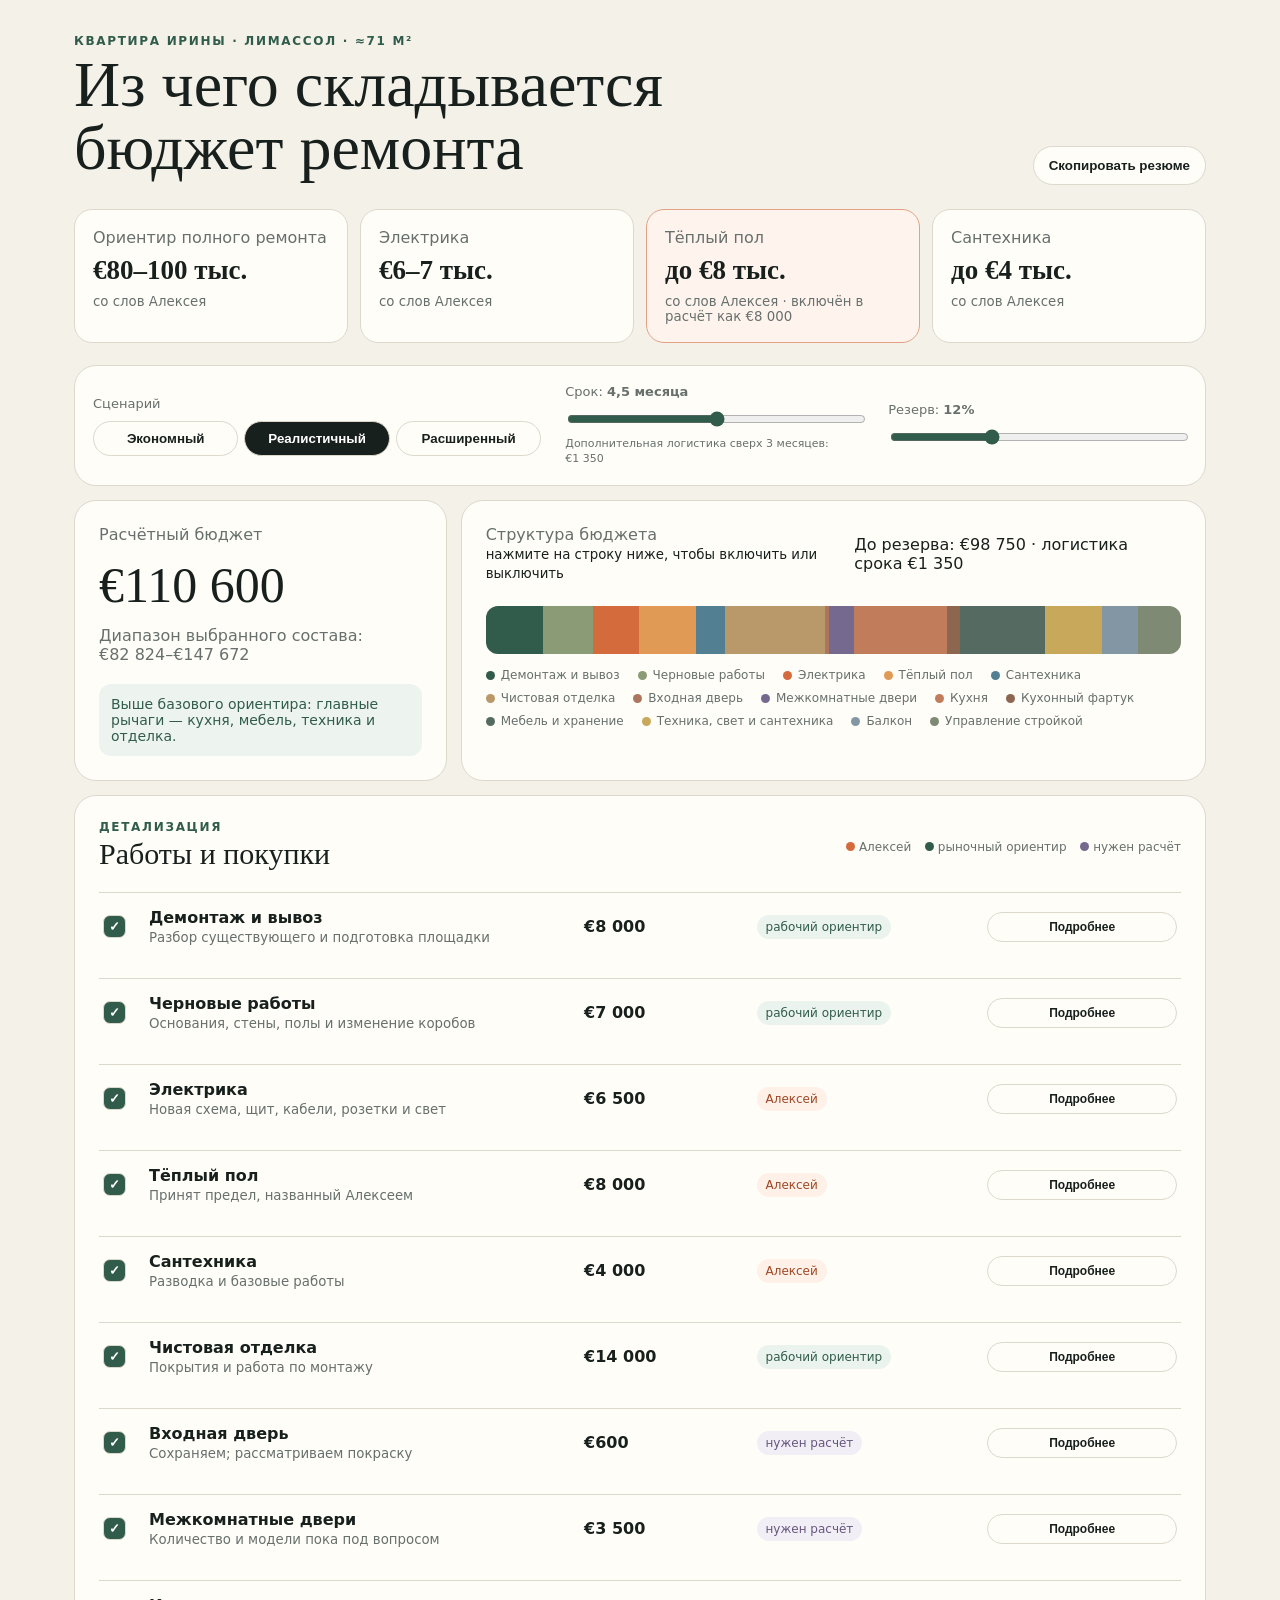
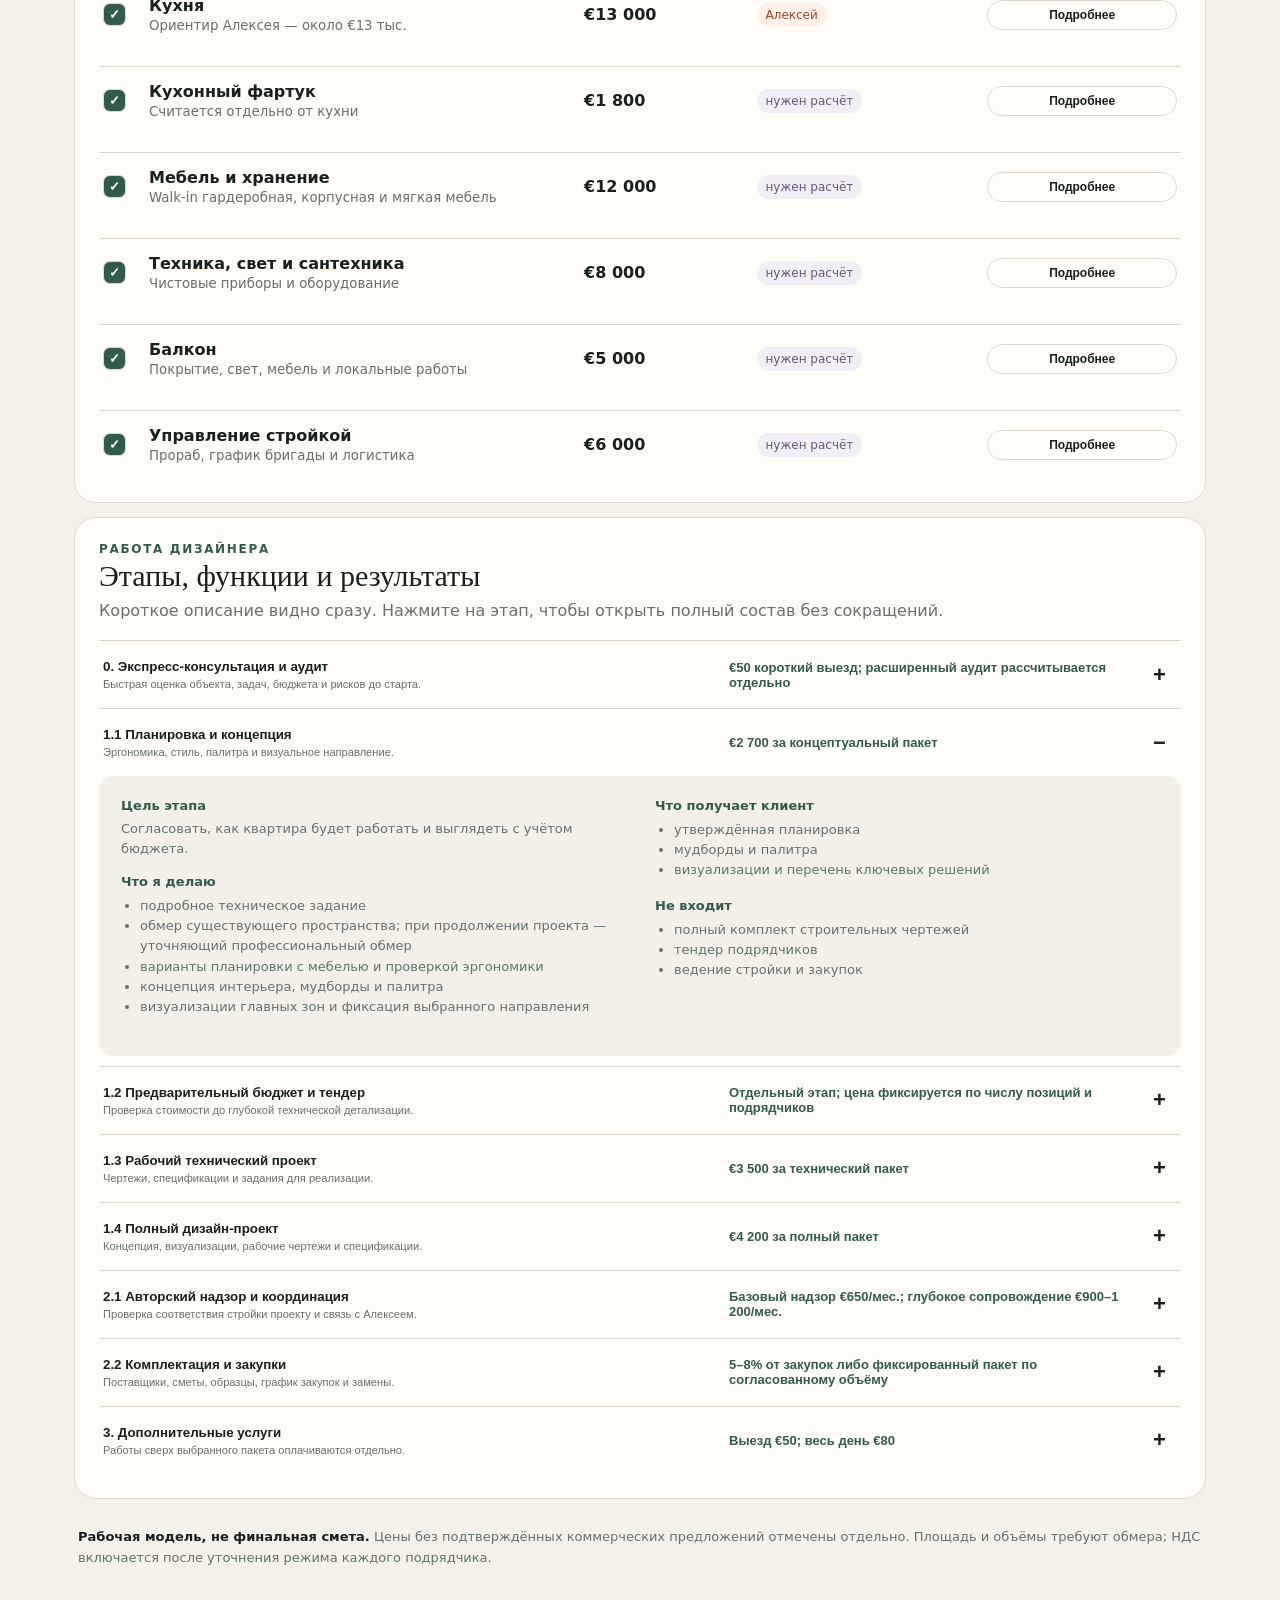
<file: buget_estimate/index.html>
<!doctype html>
<html lang="ru">
<head>
  <meta charset="utf-8">
  <meta name="viewport" content="width=device-width,initial-scale=1">
  <title>Смета ремонта — квартира Ирины</title>
  <link rel="stylesheet" href="style.css">
</head>
<body>
  <main>
    <header>
      <div><p class="eyebrow">Квартира Ирины · Лимассол · ≈71 м²</p><h1>Из чего складывается бюджет ремонта</h1></div>
      <button id="copyBtn">Скопировать резюме</button>
    </header>

    <section class="anchors">
      <article><span>Ориентир полного ремонта</span><strong>€80–100 тыс.</strong><small>со слов Алексея</small></article>
      <article><span>Электрика</span><strong>€6–7 тыс.</strong><small>со слов Алексея</small></article>
      <article class="warm"><span>Тёплый пол</span><strong>до €8 тыс.</strong><small>со слов Алексея · включён в расчёт как €8 000</small></article>
      <article><span>Сантехника</span><strong>до €4 тыс.</strong><small>со слов Алексея</small></article>
    </section>

    <section class="controls panel">
      <div><label>Сценарий</label><div class="segmented" id="scenario"><button data-v="economy">Экономный</button><button class="active" data-v="realistic">Реалистичный</button><button data-v="expanded">Расширенный</button></div></div>
      <div><label for="duration">Срок: <b id="durationLabel">4,5 месяца</b></label><input id="duration" type="range" min="3" max="6" value="4.5" step="1.5"><small id="durationCost" class="calc-note">Дополнительная логистика сверх 3 месяцев: €1 350</small></div>
      <div><label for="reserve">Резерв: <b id="reserveLabel">12%</b></label><input id="reserve" type="range" min="8" max="20" value="12" step="1"></div>
    </section>

    <section class="summary">
      <article class="total panel"><p>Расчётный бюджет</p><strong id="total">€0</strong><span id="range">—</span><div id="verdict" class="verdict"></div></article>
      <article class="chart panel"><div class="chartHead"><div><p>Структура бюджета</p><small>нажмите на строку ниже, чтобы включить или выключить</small></div><span id="baseTotal"></span></div><div id="bar" class="bar"></div><div id="legend" class="legend"></div></article>
    </section>

    <section class="panel details">
      <div class="sectionHead"><div><p class="eyebrow">Детализация</p><h2>Работы и покупки</h2></div><div class="key"><span class="dot alexey"></span> Алексей <span class="dot market"></span> рыночный ориентир <span class="dot quote"></span> нужен расчёт</div></div>
      <div id="rows"></div>
    </section>

    <section class="panel services">
      <div class="sectionHead"><div><p class="eyebrow">Работа дизайнера</p><h2>Этапы, функции и результаты</h2><p class="intro">Короткое описание видно сразу. Нажмите на этап, чтобы открыть полный состав без сокращений.</p></div></div>
      <div id="serviceRows"></div>
    </section>

    <footer><b>Рабочая модель, не финальная смета.</b> Цены без подтверждённых коммерческих предложений отмечены отдельно. Площадь и объёмы требуют обмера; НДС включается после уточнения режима каждого подрядчика.</footer>
  </main>
  <script src="app.js"></script>
</body>
</html>
</file>
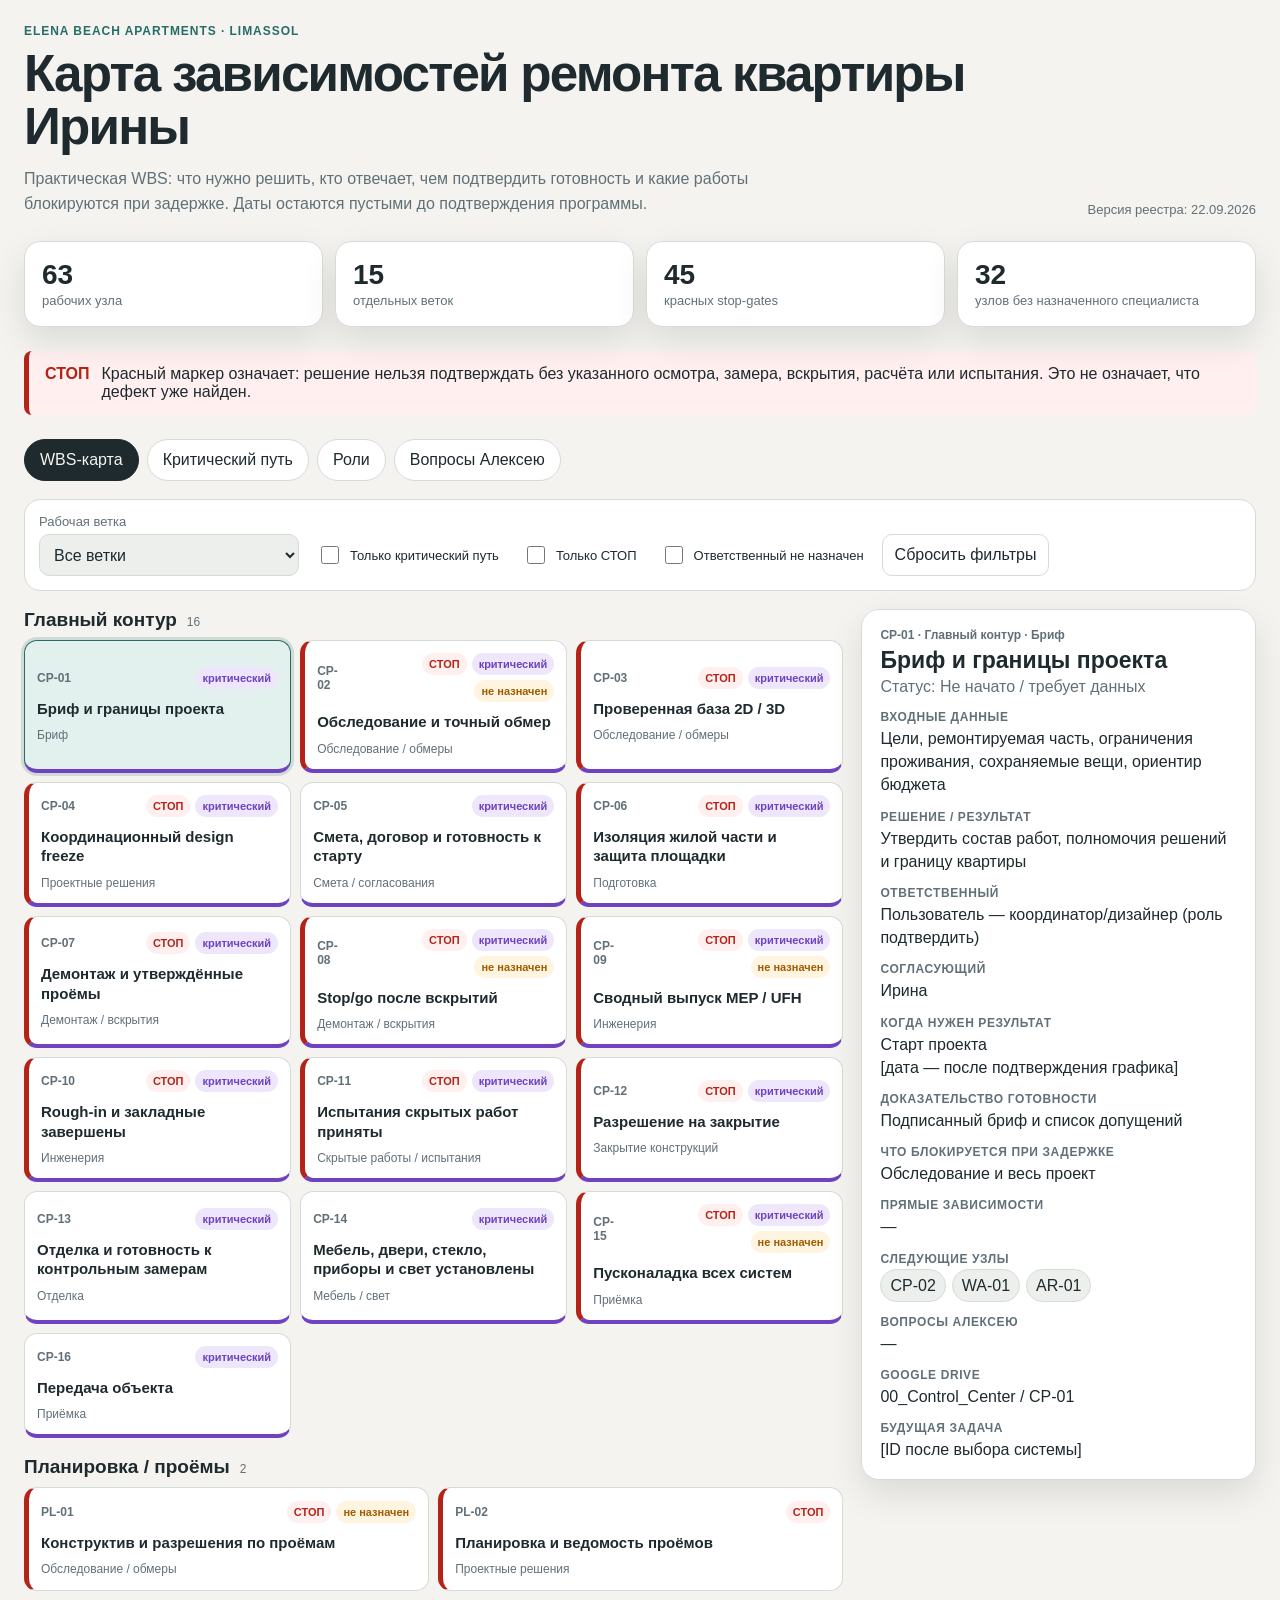
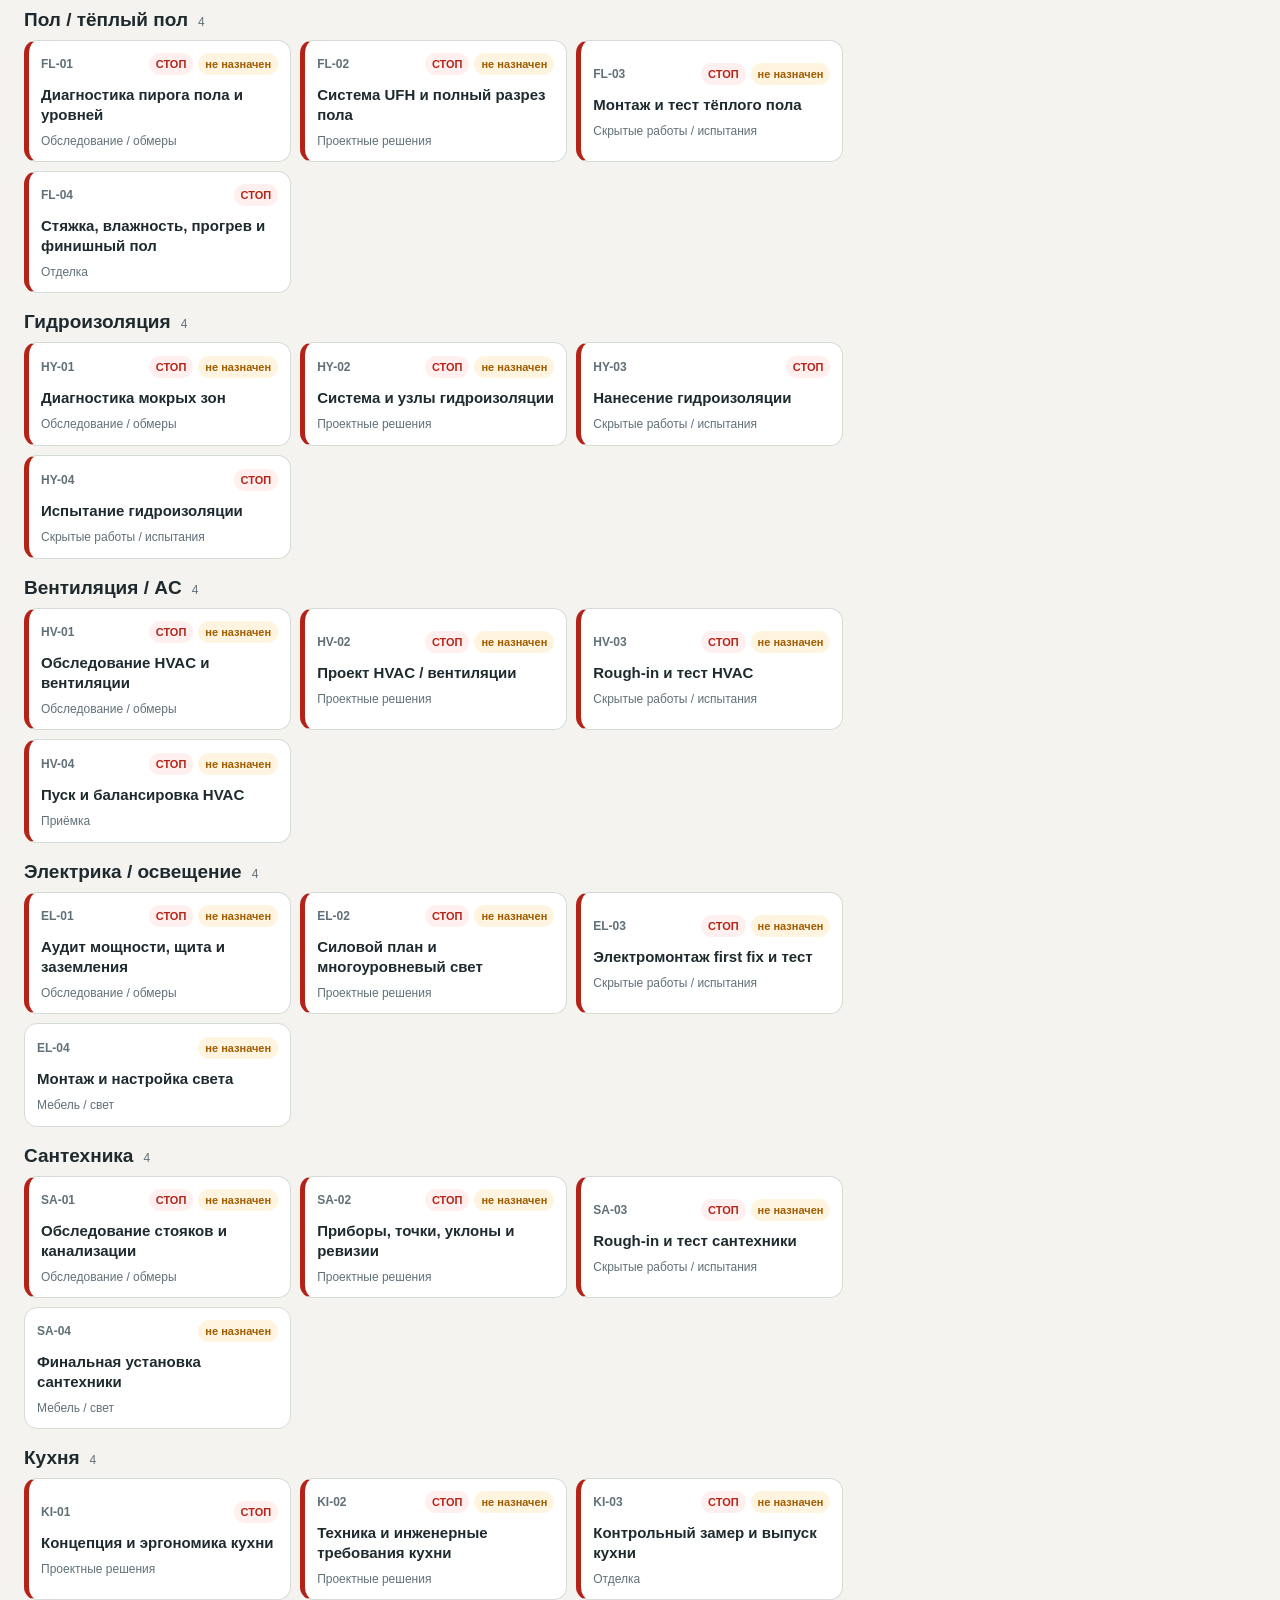
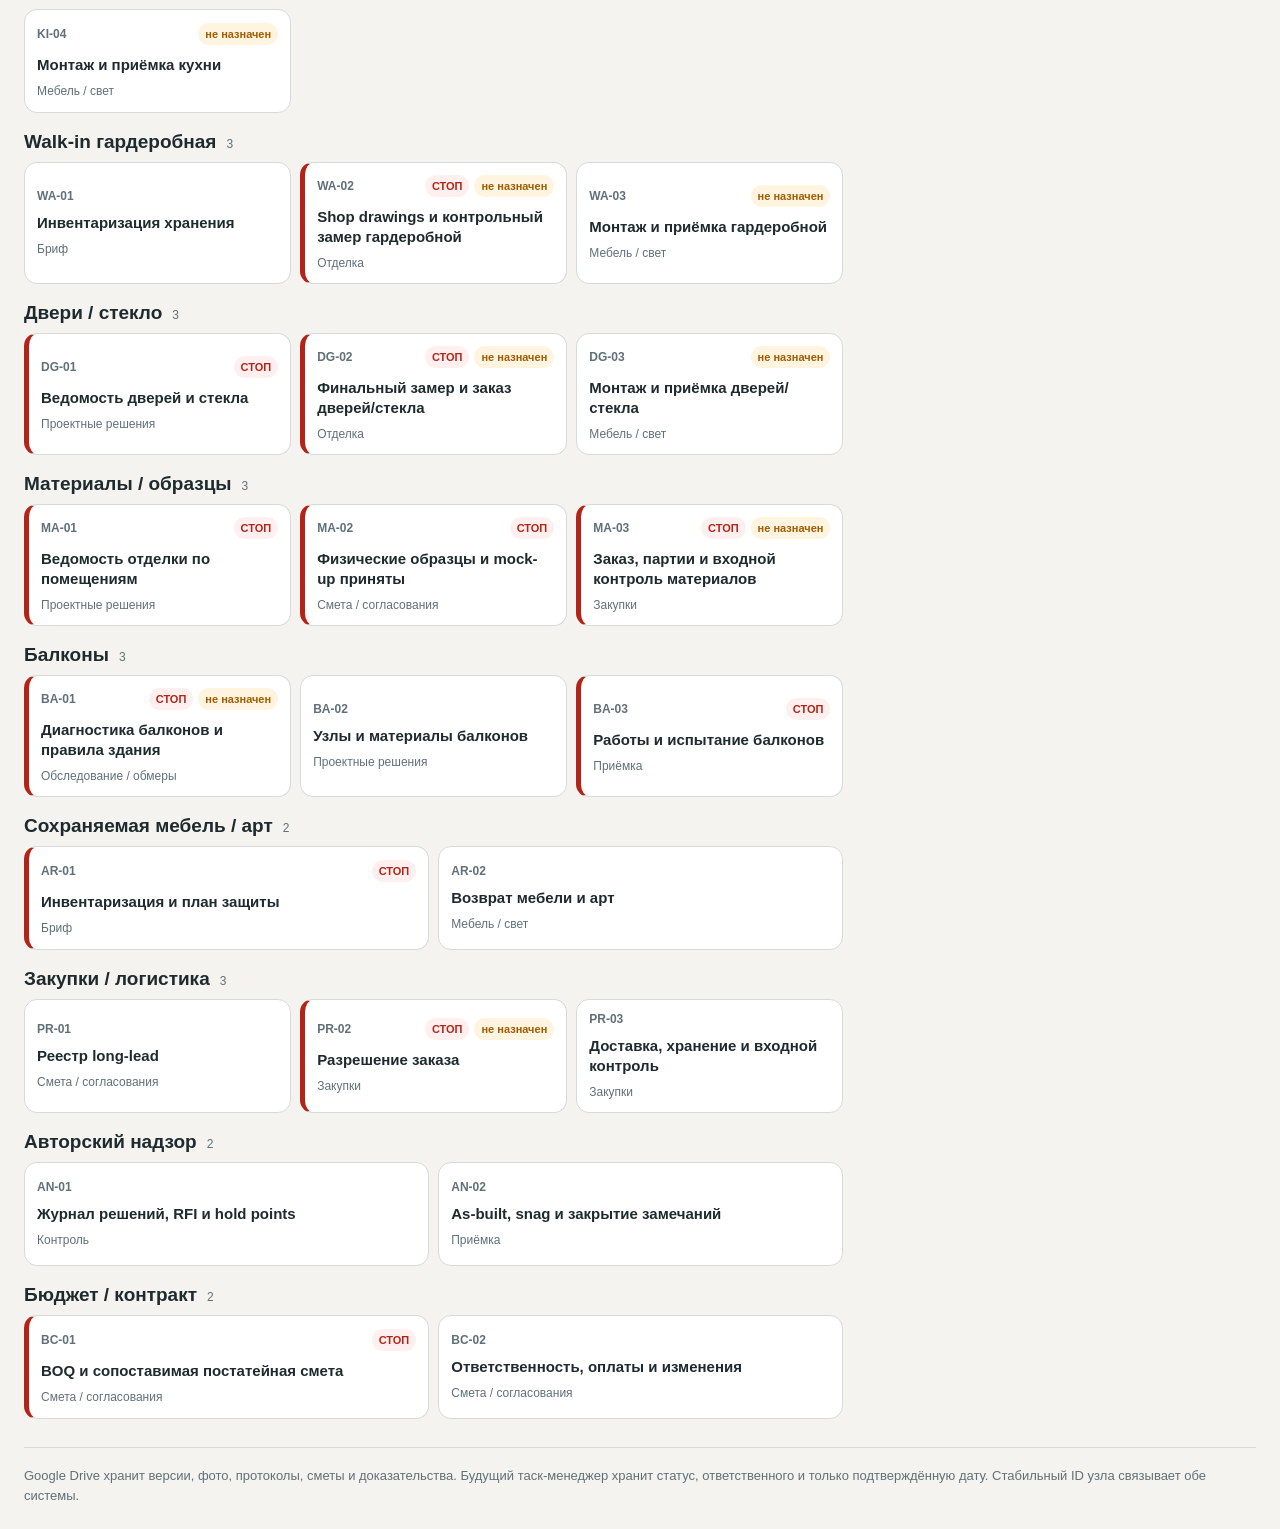
<file: interactive-project-map/index.html>
<!doctype html>
<html lang="ru">
<head>
  <meta charset="utf-8">
  <meta name="viewport" content="width=device-width, initial-scale=1">
  <link rel="icon" href="data:,">
  <title>Карта зависимостей ремонта квартиры Ирины</title>
  <style>
    :root {
      color-scheme: light dark;
      --bg: light-dark(#f4f3ef, #111716);
      --surface: light-dark(#ffffff, #18201f);
      --surface-2: light-dark(#ecefeb, #232d2b);
      --text: light-dark(#1e2a2e, #eef5f3);
      --muted: light-dark(#617078, #a9b8b5);
      --border: light-dark(#d5dcd8, #3b4946);
      --accent: light-dark(#276d66, #7cc7bc);
      --accent-soft: light-dark(#e2f1ed, #173a35);
      --critical: light-dark(#6f42c1, #c7a8ff);
      --critical-soft: light-dark(#eee6fb, #302246);
      --danger: light-dark(#b42318, #ff938c);
      --danger-soft: light-dark(#fff0ef, #3d2221);
      --warning: light-dark(#a15c00, #ffc56d);
      --warning-soft: light-dark(#fff4df, #3f311b);
      --shadow: 0 14px 35px color-mix(in srgb, #000 10%, transparent);
      font-family: Inter, ui-sans-serif, -apple-system, BlinkMacSystemFont, "Segoe UI", sans-serif;
    }
    * { box-sizing: border-box; }
    body { margin: 0; background: var(--bg); color: var(--text); }
    button, select, input { font: inherit; }
    button, select { min-height: 42px; }
    button { cursor: pointer; }
    a { color: var(--accent); }
    .shell { max-width: 1480px; margin: 0 auto; padding: 24px; }
    .hero { display: grid; grid-template-columns: minmax(0, 1fr) auto; gap: 22px; align-items: end; }
    h1 { margin: 0; font-size: clamp(28px, 4vw, 52px); line-height: 1.03; letter-spacing: -0.035em; }
    .eyebrow { color: var(--accent); font-weight: 700; letter-spacing: .08em; text-transform: uppercase; font-size: 12px; margin-bottom: 10px; }
    .subtitle { color: var(--muted); max-width: 780px; margin: 14px 0 0; line-height: 1.55; }
    .version { color: var(--muted); text-align: right; font-size: 13px; }
    .stats { display: grid; grid-template-columns: repeat(4, minmax(0, 1fr)); gap: 12px; margin: 24px 0; }
    .stat { background: var(--surface); border: 1px solid var(--border); border-radius: 16px; padding: 17px; box-shadow: var(--shadow); }
    .stat strong { display: block; font-size: 28px; font-variant-numeric: tabular-nums; }
    .stat span { color: var(--muted); font-size: 13px; }
    .gate-callout { display: flex; gap: 12px; align-items: flex-start; background: var(--danger-soft); color: var(--text); border-left: 5px solid var(--danger); padding: 14px 16px; margin: 18px 0 24px; border-radius: 8px; }
    .gate-callout strong { color: var(--danger); }
    .tabs { display: flex; flex-wrap: wrap; gap: 8px; margin: 0 0 18px; }
    .tab { border: 1px solid var(--border); background: var(--surface); color: var(--text); border-radius: 999px; padding: 8px 15px; }
    .tab[aria-selected="true"] { background: var(--text); color: var(--bg); border-color: var(--text); }
    .panel[hidden] { display: none; }
    .toolbar { display: flex; flex-wrap: wrap; gap: 12px; align-items: end; background: var(--surface); border: 1px solid var(--border); border-radius: 16px; padding: 14px; margin-bottom: 18px; }
    .field { display: grid; gap: 5px; min-width: min(100%, 260px); }
    label { color: var(--muted); font-size: 13px; }
    select { color: var(--text); background: var(--surface-2); border: 1px solid var(--border); border-radius: 10px; padding: 8px 10px; }
    .check { display: inline-flex; gap: 8px; align-items: center; min-height: 42px; padding: 0 6px; color: var(--text); }
    .check input { width: 18px; height: 18px; accent-color: var(--accent); }
    .ghost { border: 1px solid var(--border); background: transparent; color: var(--text); border-radius: 10px; padding: 8px 12px; }
    .workspace { display: grid; grid-template-columns: minmax(0, 1.35fr) minmax(330px, .65fr); gap: 18px; align-items: start; }
    .map { display: grid; gap: 18px; }
    .stream { min-width: 0; }
    .stream-title { display: flex; gap: 10px; align-items: baseline; margin: 0 0 9px; }
    .stream-title h2 { margin: 0; font-size: 19px; }
    .count { color: var(--muted); font-size: 12px; }
    .node-grid { display: grid; grid-template-columns: repeat(auto-fit, minmax(230px, 1fr)); gap: 9px; }
    .node { appearance: none; width: 100%; text-align: left; border: 1px solid var(--border); border-radius: 13px; background: var(--surface); color: var(--text); padding: 12px; min-height: 104px; transition: transform .15s ease, border-color .15s ease, background .15s ease; }
    .node:hover { transform: translateY(-2px); border-color: var(--accent); }
    .node[aria-pressed="true"] { border-color: var(--accent); background: var(--accent-soft); box-shadow: 0 0 0 3px color-mix(in srgb, var(--accent) 18%, transparent); }
    .node.is-gate { border-left: 5px solid var(--danger); }
    .node.is-critical { border-bottom: 4px solid var(--critical); }
    .node-top { display: flex; gap: 8px; justify-content: space-between; align-items: center; }
    .node-id { color: var(--muted); font-size: 12px; font-weight: 700; }
    .badges { display: flex; gap: 5px; flex-wrap: wrap; justify-content: flex-end; }
    .badge { display: inline-flex; align-items: center; min-height: 22px; border-radius: 999px; padding: 3px 7px; font-size: 11px; font-weight: 700; }
    .badge.stop { background: var(--danger-soft); color: var(--danger); }
    .badge.critical { background: var(--critical-soft); color: var(--critical); }
    .badge.unknown { background: var(--warning-soft); color: var(--warning); }
    .node-title { display: block; font-size: 15px; line-height: 1.3; margin: 10px 0 7px; font-weight: 700; }
    .node-stage { color: var(--muted); font-size: 12px; }
    .detail { position: sticky; top: 16px; background: var(--surface); border: 1px solid var(--border); border-radius: 18px; padding: 18px; box-shadow: var(--shadow); }
    .detail h2 { margin: 5px 0 4px; font-size: 23px; }
    .detail-meta { color: var(--muted); margin-bottom: 14px; }
    .detail-gate { background: var(--danger-soft); border-left: 4px solid var(--danger); color: var(--danger); padding: 10px 12px; border-radius: 7px; font-weight: 700; margin: 0 0 14px; }
    .detail dl { margin: 0; display: grid; gap: 13px; }
    .detail dt { font-size: 12px; font-weight: 700; color: var(--muted); text-transform: uppercase; letter-spacing: .05em; margin-bottom: 3px; }
    .detail dd { margin: 0; line-height: 1.45; overflow-wrap: anywhere; }
    .link-list { display: flex; flex-wrap: wrap; gap: 6px; }
    .link-chip { border: 1px solid var(--border); border-radius: 999px; background: var(--surface-2); color: var(--text); min-height: 30px; padding: 4px 9px; }
    .timeline { display: grid; gap: 0; max-width: 900px; }
    .step { position: relative; display: grid; grid-template-columns: 58px minmax(0, 1fr); gap: 16px; padding: 0 0 24px; }
    .step:not(:last-child)::before { content: ""; position: absolute; left: 27px; top: 48px; bottom: 0; width: 3px; background: var(--critical); }
    .step-num { display: grid; place-items: center; width: 56px; height: 56px; border-radius: 50%; background: var(--critical-soft); color: var(--critical); border: 2px solid var(--critical); font-weight: 800; }
    .step-body { background: var(--surface); border: 1px solid var(--border); border-radius: 14px; padding: 14px; }
    .step-body.gated { border-left: 5px solid var(--danger); }
    .step-body h3 { margin: 0 0 6px; }
    .step-body p { margin: 0; color: var(--muted); line-height: 1.45; }
    .note { background: var(--warning-soft); border-left: 4px solid var(--warning); border-radius: 8px; padding: 13px 15px; margin: 18px 0; line-height: 1.5; }
    .table-wrap { overflow-x: auto; background: var(--surface); border: 1px solid var(--border); border-radius: 16px; }
    table { width: 100%; border-collapse: collapse; min-width: 780px; }
    th, td { text-align: left; padding: 12px 14px; border-bottom: 1px solid var(--border); vertical-align: top; }
    th { color: var(--muted); font-size: 12px; text-transform: uppercase; letter-spacing: .05em; }
    td { line-height: 1.4; }
    .question-list { display: grid; grid-template-columns: repeat(auto-fit, minmax(300px, 1fr)); gap: 12px; }
    .question { background: var(--surface); border: 1px solid var(--border); border-radius: 14px; padding: 15px; }
    .question strong { color: var(--accent); }
    .question p { margin: 7px 0 10px; line-height: 1.45; }
    .question small { color: var(--muted); }
    .footer { margin-top: 28px; padding-top: 18px; border-top: 1px solid var(--border); color: var(--muted); font-size: 13px; line-height: 1.5; }
    .empty { background: var(--surface); border: 1px dashed var(--border); padding: 26px; text-align: center; border-radius: 14px; color: var(--muted); }
    @media (max-width: 900px) {
      .workspace { grid-template-columns: 1fr; }
      .detail { position: static; order: -1; }
      .hero { grid-template-columns: 1fr; }
      .version { text-align: left; }
    }
    @media (max-width: 680px) {
      .shell { padding: 16px; }
      .stats { grid-template-columns: repeat(2, 1fr); }
      .node-grid { grid-template-columns: 1fr; }
      .toolbar { align-items: stretch; }
      .field { width: 100%; }
    }
    @media (prefers-reduced-motion: reduce) {
      *, *::before, *::after { scroll-behavior: auto !important; transition: none !important; }
    }
  </style>
</head>
<body>
  <main class="shell">
    <header class="hero">
      <div>
        <div class="eyebrow">Elena Beach Apartments · Limassol</div>
        <h1>Карта зависимостей ремонта квартиры Ирины</h1>
        <p class="subtitle">Практическая WBS: что нужно решить, кто отвечает, чем подтвердить готовность и какие работы блокируются при задержке. Даты остаются пустыми до подтверждения программы.</p>
      </div>
      <div class="version" id="version"></div>
    </header>

    <section class="stats" aria-label="Сводка проекта">
      <div class="stat"><strong id="stat-nodes">—</strong><span>рабочих узла</span></div>
      <div class="stat"><strong id="stat-streams">—</strong><span>отдельных веток</span></div>
      <div class="stat"><strong id="stat-gates">—</strong><span>красных stop-gates</span></div>
      <div class="stat"><strong id="stat-unknown">—</strong><span>узлов без назначенного специалиста</span></div>
    </section>

    <div class="gate-callout">
      <strong>СТОП</strong>
      <span>Красный маркер означает: решение нельзя подтверждать без указанного осмотра, замера, вскрытия, расчёта или испытания. Это не означает, что дефект уже найден.</span>
    </div>

    <nav class="tabs" role="tablist" aria-label="Представление карты">
      <button class="tab" role="tab" aria-selected="true" aria-controls="panel-wbs" id="tab-wbs">WBS-карта</button>
      <button class="tab" role="tab" aria-selected="false" aria-controls="panel-critical" id="tab-critical">Критический путь</button>
      <button class="tab" role="tab" aria-selected="false" aria-controls="panel-roles" id="tab-roles">Роли</button>
      <button class="tab" role="tab" aria-selected="false" aria-controls="panel-questions" id="tab-questions">Вопросы Алексею</button>
    </nav>

    <section class="panel" id="panel-wbs" role="tabpanel" aria-labelledby="tab-wbs">
      <div class="toolbar">
        <div class="field">
          <label for="stream-filter">Рабочая ветка</label>
          <select id="stream-filter"><option value="all">Все ветки</option></select>
        </div>
        <label class="check"><input id="critical-filter" type="checkbox"> Только критический путь</label>
        <label class="check"><input id="gate-filter" type="checkbox"> Только СТОП</label>
        <label class="check"><input id="unknown-filter" type="checkbox"> Ответственный не назначен</label>
        <button class="ghost" type="button" id="reset-filters">Сбросить фильтры</button>
      </div>
      <div class="workspace">
        <div class="map" id="wbs-map" aria-live="polite"></div>
        <aside class="detail" id="detail" aria-live="polite"></aside>
      </div>
    </section>

    <section class="panel" id="panel-critical" role="tabpanel" aria-labelledby="tab-critical" hidden>
      <div class="note"><strong>Логический, не календарный путь.</strong> Он станет календарным только после того, как Алексей и поставщики подтвердят длительности, порядок и lead time. Параллельная закупка кухни, дверей, стекла, HVAC и света может стать критической.</div>
      <div class="timeline" id="critical-timeline"></div>
    </section>

    <section class="panel" id="panel-roles" role="tabpanel" aria-labelledby="tab-roles" hidden>
      <div class="note">«Ответственный» выполняет и собирает доказательство. «Согласующий» даёт право двигаться дальше. Неназначенные профильные специалисты не считаются зоной ответственности Алексея без письменного договора.</div>
      <div class="table-wrap"><table><thead><tr><th>Роль</th><th>Назначение</th><th>Узлов как ответственный</th><th>Ключевая граница</th></tr></thead><tbody id="roles-body"></tbody></table></div>
    </section>

    <section class="panel" id="panel-questions" role="tabpanel" aria-labelledby="tab-questions" hidden>
      <div class="question-list" id="questions-list"></div>
    </section>

    <footer class="footer">
      Google Drive хранит версии, фото, протоколы, сметы и доказательства. Будущий таск-менеджер хранит статус, ответственного и только подтверждённую дату. Стабильный ID узла связывает обе системы.
    </footer>
  </main>

  <script id="project-data" type="application/json">{"meta": {"id": "elena-beach-irina-renovation", "title": "Ремонт квартиры Ирины — карта зависимостей", "location": "Elena Beach Apartments, Limassol", "version": "22.09.2026", "schedule_policy": "Только относительные этапы; даты — после письменного подтверждения", "critical_path_note": "Логический путь. Календарный путь уточняется после длительностей и supplier lead times."}, "stats": {"nodes": 63, "edges": 140, "streams": 15, "gates": 45, "unknown_owners": 32}, "roles": [{"id": "USER", "label": "Пользователь — координатор/дизайнер", "assignment": "роль требует подтверждения"}, {"id": "IRINA", "label": "Ирина — заказчик", "assignment": "подтверждено"}, {"id": "ALEXEY", "label": "Алексей — руководитель проекта", "assignment": "координация объекта подтверждена"}, {"id": "ARCH", "label": "Архитектор / инженер", "assignment": "не назначен"}, {"id": "ELEC", "label": "Электрик", "assignment": "не назначен"}, {"id": "PLUMB", "label": "Сантехник", "assignment": "не назначен"}, {"id": "HVAC", "label": "HVAC-специалист", "assignment": "не назначен"}, {"id": "SUP", "label": "Поставщик", "assignment": "не назначен"}, {"id": "JOIN", "label": "Мебельщик / конструктор", "assignment": "не назначен"}], "questions": [{"id": "A01", "text": "Как физически отделяется жилая часть Ирины: маршруты, пыль, шум, часы, отключения, ежедневная уборка и пожарный выход?", "node_ids": ["CP-06"]}, {"id": "A02", "text": "Кто поимённо отвечает за каждый профиль и кто подписывает замеры, расчёты, испытания и гарантии?", "node_ids": ["CP-02", "FL-03", "HY-01", "HV-01", "EL-01", "SA-01", "KI-03", "BC-02"]}, {"id": "A03", "text": "Какие стены и проёмы допустимо менять, кто подтверждает конструктив и какие разрешения нужны?", "node_ids": ["CP-05", "CP-07", "PL-01"]}, {"id": "A04", "text": "Какие диагностические вскрытия нужны до фиксированной сметы и кто отвечает за восстановление?", "node_ids": ["CP-07", "CP-08"]}, {"id": "A05", "text": "Какова последовательность этапов, зависимости и hold points без календарных обещаний до подтверждения программы?", "node_ids": ["PR-01", "AN-01"]}, {"id": "A06", "text": "Как смета делится на работы, материалы, allowances, исключения, VAT и как оформляются изменения?", "node_ids": ["CP-05", "BC-01", "BC-02"]}, {"id": "A07", "text": "Какие проверки обязательны до закрытия: электрика, давление, слив, HVAC/конденсат, тёплый пол, гидроизоляция?", "node_ids": ["CP-10", "CP-11", "FL-03", "HY-04", "HV-03", "EL-03", "SA-03"]}, {"id": "A08", "text": "Кто согласует доступ, лифт, общие зоны, вывоз отходов, балконы, фасад и наружные блоки с управлением здания?", "node_ids": ["CP-06", "PL-01", "HV-01", "BA-01", "PR-03"]}, {"id": "A09", "text": "Кто ведёт ежедневный контроль, журнал дефектов, RFI, фото скрытых работ и гарантийные обращения?", "node_ids": ["CP-08", "AN-01", "BC-02"]}, {"id": "A10", "text": "Какие исходные чертежи и данные по инженерии доступны и что из этого проверено на объекте?", "node_ids": ["CP-02", "HV-01", "EL-01", "SA-01"]}, {"id": "A11", "text": "Какова фактическая конструкция пола, уровни, пороги и допустимая толщина/нагрузка новой системы?", "node_ids": ["FL-01"]}, {"id": "A12", "text": "Кто закупает, принимает, хранит и несёт риск повреждения или некомплекта?", "node_ids": ["KI-03", "DG-02", "PR-01", "PR-02", "PR-03"]}], "streams": ["Главный контур", "Планировка / проёмы", "Пол / тёплый пол", "Гидроизоляция", "Вентиляция / AC", "Электрика / освещение", "Сантехника", "Кухня", "Walk-in гардеробная", "Двери / стекло", "Материалы / образцы", "Балконы", "Сохраняемая мебель / арт", "Закупки / логистика", "Авторский надзор", "Бюджет / контракт"], "critical_chain": ["CP-01", "CP-02", "CP-03", "CP-04", "CP-05", "CP-06", "CP-07", "CP-08", "CP-09", "CP-10", "CP-11", "CP-12", "CP-13", "CP-14", "CP-15", "CP-16"], "nodes": [{"id": "CP-01", "stream": "Главный контур", "stage": "Бриф", "title": "Бриф и границы проекта", "inputs": "Цели, ремонтируемая часть, ограничения проживания, сохраняемые вещи, ориентир бюджета", "decision": "Утвердить состав работ, полномочия решений и границу квартиры", "owner": "Пользователь — координатор/дизайнер (роль подтвердить)", "approver": "Ирина", "due": "Старт проекта", "target_date": "[дата — после подтверждения графика]", "evidence": "Подписанный бриф и список допущений", "blocks": "Обследование и весь проект", "deps": [], "gate": "", "critical": true, "owner_unknown": false, "questions": [], "drive_folder": "00_Control_Center", "task_manager_id": "[ID после выбора системы]", "status": "Не начато / требует данных"}, {"id": "CP-02", "stream": "Главный контур", "stage": "Обследование / обмеры", "title": "Обследование и точный обмер", "inputs": "CP-01, доступ, исходные планы и фото", "decision": "Зафиксировать натуру: геометрию, уровни, потолки, инженерные точки и дефекты", "owner": "Архитектор / инженер — не назначен", "approver": "Пользователь + Ирина", "due": "После CP-01, до необратимых решений", "target_date": "[дата — после подтверждения графика]", "evidence": "Обмерный план, фото, карта уровней, ведомость расхождений", "blocks": "Проверенную базу и все технические решения", "deps": ["CP-01"], "gate": "СТОП: нельзя подтверждать без осмотра и физического замера", "critical": true, "owner_unknown": true, "questions": ["A02", "A10"], "drive_folder": "00_Control_Center", "task_manager_id": "[ID после выбора системы]", "status": "Не начато / требует данных"}, {"id": "CP-03", "stream": "Главный контур", "stage": "Обследование / обмеры", "title": "Проверенная база 2D / 3D", "inputs": "CP-02 и существующие планы/3D", "decision": "Принять одну версию плана и модели как базу проектирования", "owner": "Пользователь", "approver": "Архитектор / инженер — не назначен", "due": "До проектной фиксации", "target_date": "[дата — после подтверждения графика]", "evidence": "Сверочный отчёт «план ↔ натура ↔ 3D», номер ревизии", "blocks": "Планировку, смету, мебель и инженерные привязки", "deps": ["CP-02"], "gate": "СТОП: предварительная 3D-модель не является обмером", "critical": true, "owner_unknown": false, "questions": [], "drive_folder": "00_Control_Center", "task_manager_id": "[ID после выбора системы]", "status": "Не начато / требует данных"}, {"id": "CP-04", "stream": "Главный контур", "stage": "Проектные решения", "title": "Координационный design freeze", "inputs": "CP-03 и согласованные решения всех проектных веток", "decision": "Заморозить планировку, проёмы, MEP, потолки, свет, уровни и спецификации", "owner": "Пользователь", "approver": "Ирина + архитектор / инженер — не назначен", "due": "После проектных веток, до точной сметы", "target_date": "[дата — после подтверждения графика]", "evidence": "Комплект с ревизией, листом согласований и перечнем открытых вопросов", "blocks": "Точную смету, закупки и демонтаж", "deps": ["CP-03", "PL-02", "FL-02", "HY-02", "HV-02", "EL-02", "SA-02", "KI-02", "DG-01", "MA-01"], "gate": "СТОП: непроверенные решения явно исключаются из выпуска", "critical": true, "owner_unknown": false, "questions": [], "drive_folder": "00_Control_Center", "task_manager_id": "[ID после выбора системы]", "status": "Не начато / требует данных"}, {"id": "CP-05", "stream": "Главный контур", "stage": "Смета / согласования", "title": "Смета, договор и готовность к старту", "inputs": "CP-04, BOQ, коммерческие предложения, разрешения и матрица ролей", "decision": "Утвердить scope, цену, исключения, платежи, гарантии, изменения и старт", "owner": "Алексей", "approver": "Пользователь + Ирина", "due": "До мобилизации", "target_date": "[дата — после подтверждения графика]", "evidence": "Подписанные смета, договор, RACI и перечень разрешений", "blocks": "Выход бригады и заказы за рамками согласованного бюджета", "deps": ["CP-04", "BC-01", "BC-02"], "gate": "", "critical": true, "owner_unknown": false, "questions": ["A03", "A06"], "drive_folder": "00_Control_Center", "task_manager_id": "[ID после выбора системы]", "status": "Не начато / требует данных"}, {"id": "CP-06", "stream": "Главный контур", "stage": "Подготовка", "title": "Изоляция жилой части и защита площадки", "inputs": "CP-05, доступ, правила здания, инвентаризация сохраняемого", "decision": "Утвердить пыле-/шумозащиту, безопасный маршрут, отключения, хранение и уборку", "owner": "Алексей", "approver": "Ирина", "due": "Непосредственно до демонтажа", "target_date": "[дата — после подтверждения графика]", "evidence": "Фото защиты, схема доступа, акт допуска и уведомления", "blocks": "Безопасный демонтаж", "deps": ["CP-05", "AR-01"], "gate": "СТОП: выпуск после осмотра границы жилой и рабочей зон", "critical": true, "owner_unknown": false, "questions": ["A01", "A08"], "drive_folder": "00_Control_Center", "task_manager_id": "[ID после выбора системы]", "status": "Не начато / требует данных"}, {"id": "CP-07", "stream": "Главный контур", "stage": "Демонтаж / вскрытия", "title": "Демонтаж и утверждённые проёмы", "inputs": "CP-06, проект демонтажа, отключения, PL-01", "decision": "Выполнить только маркированный объём и фиксировать все вскрытия", "owner": "Алексей", "approver": "Архитектор / инженер — не назначен", "due": "После защиты, до rough-in", "target_date": "[дата — после подтверждения графика]", "evidence": "Фото по зонам, объёмы, вывоз, акт и карта вскрытий", "blocks": "Повторный обмер и инженерные работы", "deps": ["CP-06", "PL-01"], "gate": "СТОП: неизвестные конструкции/сети не демонтировать без проверки", "critical": true, "owner_unknown": false, "questions": ["A03", "A04"], "drive_folder": "00_Control_Center", "task_manager_id": "[ID после выбора системы]", "status": "Не начато / требует данных"}, {"id": "CP-08", "stream": "Главный контур", "stage": "Демонтаж / вскрытия", "title": "Stop/go после вскрытий", "inputs": "CP-07 и фактически открытые конструкции/сети", "decision": "Подтвердить или скорректировать проект, стоимость и последовательность", "owner": "Архитектор / инженер — не назначен", "approver": "Пользователь + Алексей + Ирина при изменении бюджета/дизайна", "due": "Сразу после вскрытий, до инженерии", "target_date": "[дата — после подтверждения графика]", "evidence": "Акт вскрытий, фото, закрытые RFI и ревизии проекта", "blocks": "Скрытые инженерные работы", "deps": ["CP-07"], "gate": "СТОП: продолжение только после фиксации открывшихся условий", "critical": true, "owner_unknown": true, "questions": ["A04", "A09"], "drive_folder": "00_Control_Center", "task_manager_id": "[ID после выбора системы]", "status": "Не начато / требует данных"}, {"id": "CP-09", "stream": "Главный контур", "stage": "Инженерия", "title": "Сводный выпуск MEP / UFH", "inputs": "CP-08 и согласованные планы электрики, сантехники, HVAC, тёплого пола и кухни", "decision": "Выпустить бесконфликтный план скрытых трасс и закладных", "owner": "Архитектор / инженер — не назначен", "approver": "Пользователь", "due": "До начала first fix", "target_date": "[дата — после подтверждения графика]", "evidence": "Сводный чертёж и clash-check", "blocks": "Все скрытые инженерные работы", "deps": ["CP-08", "HV-02", "EL-02", "SA-02", "FL-02", "KI-02"], "gate": "СТОП: маршруты и мощности подтверждаются специалистами", "critical": true, "owner_unknown": true, "questions": [], "drive_folder": "00_Control_Center", "task_manager_id": "[ID после выбора системы]", "status": "Не начато / требует данных"}, {"id": "CP-10", "stream": "Главный контур", "stage": "Инженерия", "title": "Rough-in и закладные завершены", "inputs": "CP-09 и рабочие чертежи дисциплин", "decision": "Завершить и зафиксировать скрытые сети, закладные и сервисный доступ", "owner": "Алексей", "approver": "Пользователь", "due": "До испытаний и закрытия", "target_date": "[дата — после подтверждения графика]", "evidence": "Фото-карта, исполнительные трассы и лист завершения", "blocks": "Испытания скрытых работ", "deps": ["CP-09", "EL-03", "SA-03", "HV-03", "FL-03"], "gate": "СТОП: визуальный осмотр до закрытия", "critical": true, "owner_unknown": false, "questions": ["A07"], "drive_folder": "00_Control_Center", "task_manager_id": "[ID после выбора системы]", "status": "Не начато / требует данных"}, {"id": "CP-11", "stream": "Главный контур", "stage": "Скрытые работы / испытания", "title": "Испытания скрытых работ приняты", "inputs": "CP-10 и протоколы дисциплин", "decision": "Разрешить гидроизоляцию, стяжки и закрытие только после успешных тестов", "owner": "Алексей", "approver": "Архитектор / инженер — не назначен", "due": "До закрытия любой конструкции", "target_date": "[дата — после подтверждения графика]", "evidence": "Подписанные протоколы, фото/видео и as-built", "blocks": "Гидроизоляцию, стяжку, стены и потолки", "deps": ["CP-10"], "gate": "СТОП: обязательны испытания электрики, воды, слива, HVAC/конденсата и UFH", "critical": true, "owner_unknown": false, "questions": ["A07"], "drive_folder": "00_Control_Center", "task_manager_id": "[ID после выбора системы]", "status": "Не начато / требует данных"}, {"id": "CP-12", "stream": "Главный контур", "stage": "Закрытие конструкций", "title": "Разрешение на закрытие", "inputs": "CP-11, HY-04 и закрытые RFI", "decision": "Подтвердить готовность стен, потолков, стяжек и мокрых зон к закрытию", "owner": "Алексей", "approver": "Пользователь + архитектор / инженер — не назначен", "due": "После тестов, до плитки/ГКЛ/стяжки", "target_date": "[дата — после подтверждения графика]", "evidence": "Акт hold point и фото скрытого", "blocks": "Отделочные основания", "deps": ["CP-11", "HY-04"], "gate": "СТОП: закрытие без акта не допускается", "critical": true, "owner_unknown": false, "questions": [], "drive_folder": "00_Control_Center", "task_manager_id": "[ID после выбора системы]", "status": "Не начато / требует данных"}, {"id": "CP-13", "stream": "Главный контур", "stage": "Отделка", "title": "Отделка и готовность к контрольным замерам", "inputs": "CP-12, утверждённые образцы, материалы и сухие основания", "decision": "Принять геометрию, уровни, влажность и чистовые поверхности", "owner": "Алексей", "approver": "Пользователь + Ирина по внешнему виду", "due": "До финальных замеров заказных изделий", "target_date": "[дата — после подтверждения графика]", "evidence": "Комнатный чек-лист, замеры ровности/влажности и фото", "blocks": "Кухню, гардеробную, двери, стекло и финальный монтаж", "deps": ["CP-12", "MA-03", "FL-04"], "gate": "", "critical": true, "owner_unknown": false, "questions": [], "drive_folder": "00_Control_Center", "task_manager_id": "[ID после выбора системы]", "status": "Не начато / требует данных"}, {"id": "CP-14", "stream": "Главный контур", "stage": "Мебель / свет", "title": "Мебель, двери, стекло, приборы и свет установлены", "inputs": "CP-13, поставки и контрольные замеры", "decision": "Собрать фиксированные элементы без повреждения готовой отделки", "owner": "Алексей", "approver": "Пользователь", "due": "После готовности поверхностей, до пусконаладки", "target_date": "[дата — после подтверждения графика]", "evidence": "Чек-листы монтажа и перечень дефектов", "blocks": "Пусконаладку и общую приёмку", "deps": ["CP-13", "KI-04", "WA-03", "DG-03", "PR-03", "EL-04", "SA-04"], "gate": "", "critical": true, "owner_unknown": false, "questions": [], "drive_folder": "00_Control_Center", "task_manager_id": "[ID после выбора системы]", "status": "Не начато / требует данных"}, {"id": "CP-15", "stream": "Главный контур", "stage": "Приёмка", "title": "Пусконаладка всех систем", "inputs": "CP-14, BA-03, HV-04 и паспорта оборудования", "decision": "Проверить совместную работу электрики, света, сантехники, HVAC, UFH и техники", "owner": "Архитектор / инженер — не назначен", "approver": "Пользователь + Ирина", "due": "До передачи объекта", "target_date": "[дата — после подтверждения графика]", "evidence": "Протоколы пуска, инструкции, маркировка и ключи", "blocks": "Финальную приёмку", "deps": ["CP-14", "HV-04", "BA-03"], "gate": "СТОП: функциональные испытания обязательны", "critical": true, "owner_unknown": true, "questions": [], "drive_folder": "00_Control_Center", "task_manager_id": "[ID после выбора системы]", "status": "Не начато / требует данных"}, {"id": "CP-16", "stream": "Главный контур", "stage": "Приёмка", "title": "Передача объекта", "inputs": "CP-15, закрытый snag, уборка, исполнительная документация и гарантии", "decision": "Принять объект либо подписать остаточный перечень", "owner": "Алексей", "approver": "Ирина", "due": "Финальный этап", "target_date": "[дата — после подтверждения графика]", "evidence": "Подписанный акт, as-built, гарантии и остаточный список", "blocks": "Закрытие проекта", "deps": ["CP-15", "AN-02", "AR-02"], "gate": "", "critical": true, "owner_unknown": false, "questions": [], "drive_folder": "00_Control_Center", "task_manager_id": "[ID после выбора системы]", "status": "Не начато / требует данных"}, {"id": "PL-01", "stream": "Планировка / проёмы", "stage": "Обследование / обмеры", "title": "Конструктив и разрешения по проёмам", "inputs": "CP-03, правила Elena Beach Apartments, обследование стен и границы квартиры", "decision": "Определить, какие стены/проёмы можно менять и нужен ли расчёт/разрешение", "owner": "Архитектор / инженер — не назначен", "approver": "Пользователь", "due": "До PL-02 и демонтажа", "target_date": "[дата — после подтверждения графика]", "evidence": "Классификация стен, ответ управления здания, расчёт/разрешение при необходимости", "blocks": "Планировку и демонтаж проёмов", "deps": ["CP-03"], "gate": "СТОП: нельзя подтверждать проём без осмотра и конструктивной проверки", "critical": false, "owner_unknown": true, "questions": ["A03", "A08"], "drive_folder": "02_Design/Planning_Openings", "task_manager_id": "[ID после выбора системы]", "status": "Не начато / требует данных"}, {"id": "PL-02", "stream": "Планировка / проёмы", "stage": "Проектные решения", "title": "Планировка и ведомость проёмов", "inputs": "PL-01, CP-03, бриф и ограничения инженерии", "decision": "Утвердить комнаты, двери, проходы, санузлы и крупный проём к соседней части", "owner": "Пользователь", "approver": "Ирина + архитектор / инженер — не назначен", "due": "До CP-04", "target_date": "[дата — после подтверждения графика]", "evidence": "Размерный план и ведомость проёмов", "blocks": "MEP, потолки, двери, мебель и смету", "deps": ["PL-01"], "gate": "СТОП: решение выпускается только на проверенной базе", "critical": false, "owner_unknown": false, "questions": [], "drive_folder": "02_Design/Planning_Openings", "task_manager_id": "[ID после выбора системы]", "status": "Не начато / требует данных"}, {"id": "FL-01", "stream": "Пол / тёплый пол", "stage": "Обследование / обмеры", "title": "Диагностика пирога пола и уровней", "inputs": "CP-02, существующие покрытия, пороги и балконные примыкания", "decision": "Определить слои, перепады, влагу, допустимый подъём и нагрузку", "owner": "Архитектор / инженер — не назначен", "approver": "Алексей", "due": "До выбора системы", "target_date": "[дата — после подтверждения графика]", "evidence": "Карта уровней, зонды/вскрытия, замеры влажности", "blocks": "Тёплый пол, двери, пороги, покрытия и мебель", "deps": ["CP-02"], "gate": "СТОП: требуется замер и диагностическое вскрытие", "critical": false, "owner_unknown": true, "questions": ["A11"], "drive_folder": "03_Engineering/Floor_UFH", "task_manager_id": "[ID после выбора системы]", "status": "Не начато / требует данных"}, {"id": "FL-02", "stream": "Пол / тёплый пол", "stage": "Проектные решения", "title": "Система UFH и полный разрез пола", "inputs": "FL-01, тепловая потребность, покрытия, стационарная мебель и точки питания", "decision": "Выбрать систему, зоны, управление, мощности и слои до чистовой отметки", "owner": "Архитектор / инженер — не назначен", "approver": "Пользователь + Ирина", "due": "До CP-04 и закупки пола", "target_date": "[дата — после подтверждения графика]", "evidence": "Расчёт, план зон, разрез пирога и письменная совместимость покрытий", "blocks": "Электрику/гидравлику, стяжку, двери и заказ покрытий", "deps": ["FL-01"], "gate": "СТОП: решение подтверждает профильный специалист", "critical": false, "owner_unknown": true, "questions": [], "drive_folder": "03_Engineering/Floor_UFH", "task_manager_id": "[ID после выбора системы]", "status": "Не начато / требует данных"}, {"id": "FL-03", "stream": "Пол / тёплый пол", "stage": "Скрытые работы / испытания", "title": "Монтаж и тест тёплого пола", "inputs": "CP-09 и FL-02", "decision": "Принять раскладку, датчики, зоны и результат теста до заливки", "owner": "Алексей + специалист UFH — не назначен", "approver": "Архитектор / инженер — не назначен", "due": "До стяжки/закрытия", "target_date": "[дата — после подтверждения графика]", "evidence": "Фото трасс и протокол сопротивления либо давления", "blocks": "Стяжку и покрытия", "deps": ["CP-09", "FL-02"], "gate": "СТОП: заливка только после подписанного теста", "critical": false, "owner_unknown": true, "questions": ["A02", "A07"], "drive_folder": "03_Engineering/Floor_UFH", "task_manager_id": "[ID после выбора системы]", "status": "Не начато / требует данных"}, {"id": "FL-04", "stream": "Пол / тёплый пол", "stage": "Отделка", "title": "Стяжка, влажность, прогрев и финишный пол", "inputs": "FL-03, утверждённые материалы и режим производителя", "decision": "Подтвердить ровность, остаточную влажность, запуск/прогрев и стыки", "owner": "Алексей", "approver": "Пользователь", "due": "После успешного теста, до встроенной мебели", "target_date": "[дата — после подтверждения графика]", "evidence": "Протокол ровности/влажности/запуска и приёмка покрытия", "blocks": "Двери, кухню, мебель и передачу", "deps": ["FL-03", "MA-02"], "gate": "СТОП: финиш не укладывать на неподтверждённое основание", "critical": false, "owner_unknown": false, "questions": [], "drive_folder": "03_Engineering/Floor_UFH", "task_manager_id": "[ID после выбора системы]", "status": "Не начато / требует данных"}, {"id": "HY-01", "stream": "Гидроизоляция", "stage": "Обследование / обмеры", "title": "Диагностика мокрых зон", "inputs": "CP-02, основания, трапы, проходки, пороги и соседняя жилая часть", "decision": "Определить состояние основания, сливов и зоны риска", "owner": "Сантехник — не назначен + архитектор / инженер — не назначен", "approver": "Алексей", "due": "До спецификации гидроизоляции", "target_date": "[дата — после подтверждения графика]", "evidence": "Акт осмотра, фото и схема проблемных узлов", "blocks": "Систему гидроизоляции и санузлы", "deps": ["CP-02"], "gate": "СТОП: требуется осмотр основания и сливов", "critical": false, "owner_unknown": true, "questions": ["A02"], "drive_folder": "03_Engineering/Waterproofing", "task_manager_id": "[ID после выбора системы]", "status": "Не начато / требует данных"}, {"id": "HY-02", "stream": "Гидроизоляция", "stage": "Проектные решения", "title": "Система и узлы гидроизоляции", "inputs": "HY-01, плитка, трапы, сантехника и разрез пола", "decision": "Выбрать единую систему, высоты заведения и детали углов/проходок", "owner": "Архитектор / инженер — не назначен", "approver": "Пользователь", "due": "До CP-04 и закупки", "target_date": "[дата — после подтверждения графика]", "evidence": "Узлы, спецификация одного системного производителя и method statement", "blocks": "Подготовку основания, закупку и монтаж", "deps": ["HY-01", "FL-02"], "gate": "СТОП: детали уточняются по фактическому основанию", "critical": false, "owner_unknown": true, "questions": [], "drive_folder": "03_Engineering/Waterproofing", "task_manager_id": "[ID после выбора системы]", "status": "Не начато / требует данных"}, {"id": "HY-03", "stream": "Гидроизоляция", "stage": "Скрытые работы / испытания", "title": "Нанесение гидроизоляции", "inputs": "SA-03, HY-02 и подготовленное основание", "decision": "Принять каждый слой, проходки и примыкания до сокрытия", "owner": "Алексей", "approver": "Пользователь", "due": "После сантехнических тестов, до облицовки", "target_date": "[дата — после подтверждения графика]", "evidence": "Послойные фото, номера партий и чек-лист нанесения", "blocks": "Пролив и плитку", "deps": ["SA-03", "HY-02", "CP-11"], "gate": "СТОП: обязательные фото hold points", "critical": false, "owner_unknown": false, "questions": [], "drive_folder": "03_Engineering/Waterproofing", "task_manager_id": "[ID после выбора системы]", "status": "Не начато / требует данных"}, {"id": "HY-04", "stream": "Гидроизоляция", "stage": "Скрытые работы / испытания", "title": "Испытание гидроизоляции", "inputs": "HY-03", "decision": "Разрешить облицовку только после принятого пролива", "owner": "Алексей", "approver": "Архитектор / инженер — не назначен", "due": "До плитки и закрытия мокрой зоны", "target_date": "[дата — после подтверждения графика]", "evidence": "Подписанный протокол пролива и фото", "blocks": "Закрытие конструкций и плитку", "deps": ["HY-03"], "gate": "СТОП: облицовка только после успешного испытания", "critical": false, "owner_unknown": false, "questions": ["A07"], "drive_folder": "03_Engineering/Waterproofing", "task_manager_id": "[ID после выбора системы]", "status": "Не начато / требует данных"}, {"id": "HV-01", "stream": "Вентиляция / AC", "stage": "Обследование / обмеры", "title": "Обследование HVAC и вентиляции", "inputs": "CP-02, существующие блоки/каналы, фасад, балконы и доступ к обслуживанию", "decision": "Проверить мощности, трассы, конденсат, воздух, шум и правила здания", "owner": "HVAC-специалист — не назначен", "approver": "Архитектор / инженер — не назначен", "due": "До выбора оборудования и потолков", "target_date": "[дата — после подтверждения графика]", "evidence": "Акт обследования, расчёт нагрузок и допустимые маршруты", "blocks": "Потолки, электрику, мебель и заказ оборудования", "deps": ["CP-02"], "gate": "СТОП: требуется осмотр и расчёт HVAC", "critical": false, "owner_unknown": true, "questions": ["A02", "A08", "A10"], "drive_folder": "03_Engineering/HVAC", "task_manager_id": "[ID после выбора системы]", "status": "Не начато / требует данных"}, {"id": "HV-02", "stream": "Вентиляция / AC", "stage": "Проектные решения", "title": "Проект HVAC / вентиляции", "inputs": "HV-01, планировка, свет, потолки и требования комфорта", "decision": "Утвердить оборудование, решётки, трассы, дренаж, люки и управление", "owner": "HVAC-специалист — не назначен", "approver": "Пользователь + Ирина", "due": "До CP-04 и заказа оборудования", "target_date": "[дата — после подтверждения графика]", "evidence": "Координационные чертежи, ведомость и расчёт", "blocks": "Электрику, потолки, rough-in и закупку", "deps": ["HV-01", "PL-02"], "gate": "СТОП: маршрут конденсата и сервисный доступ проверяются на месте", "critical": false, "owner_unknown": true, "questions": [], "drive_folder": "03_Engineering/HVAC", "task_manager_id": "[ID после выбора системы]", "status": "Не начато / требует данных"}, {"id": "HV-03", "stream": "Вентиляция / AC", "stage": "Скрытые работы / испытания", "title": "Rough-in и тест HVAC", "inputs": "CP-09 и HV-02", "decision": "Принять трассы, герметичность, дренаж и доступ до потолка", "owner": "HVAC-специалист — не назначен", "approver": "Архитектор / инженер — не назначен", "due": "До закрытия потолков", "target_date": "[дата — после подтверждения графика]", "evidence": "Протокол давления/герметичности/дренажа и фото", "blocks": "Закрытие потолков", "deps": ["CP-09", "HV-02"], "gate": "СТОП: потолок закрывается после теста", "critical": false, "owner_unknown": true, "questions": ["A07"], "drive_folder": "03_Engineering/HVAC", "task_manager_id": "[ID после выбора системы]", "status": "Не начато / требует данных"}, {"id": "HV-04", "stream": "Вентиляция / AC", "stage": "Приёмка", "title": "Пуск и балансировка HVAC", "inputs": "HV-03, установленное оборудование и готовая электрика", "decision": "Подтвердить температуру, расход воздуха, шум, конденсат и управление", "owner": "HVAC-специалист — не назначен", "approver": "Пользователь + Ирина", "due": "До CP-15", "target_date": "[дата — после подтверждения графика]", "evidence": "Отчёт пуска, балансировки и инструкции", "blocks": "Общую приёмку", "deps": ["HV-03", "EL-04"], "gate": "СТОП: передача после функционального теста", "critical": false, "owner_unknown": true, "questions": [], "drive_folder": "03_Engineering/HVAC", "task_manager_id": "[ID после выбора системы]", "status": "Не начато / требует данных"}, {"id": "EL-01", "stream": "Электрика / освещение", "stage": "Обследование / обмеры", "title": "Аудит мощности, щита и заземления", "inputs": "CP-02, существующий щит, техника, HVAC и UFH", "decision": "Определить доступную мощность, состояние кабелей, защиту и необходимость модернизации", "owner": "Электрик — не назначен", "approver": "Архитектор / инженер — не назначен", "due": "До планов нагрузок", "target_date": "[дата — после подтверждения графика]", "evidence": "Измерения, отчёт по мощности и перечень замечаний", "blocks": "Технику, HVAC, UFH и проект групп", "deps": ["CP-02"], "gate": "СТОП: требуется проверка квалифицированным электриком", "critical": false, "owner_unknown": true, "questions": ["A02", "A10"], "drive_folder": "03_Engineering/Electrical_Lighting", "task_manager_id": "[ID после выбора системы]", "status": "Не начато / требует данных"}, {"id": "EL-02", "stream": "Электрика / освещение", "stage": "Проектные решения", "title": "Силовой план и многоуровневый свет", "inputs": "EL-01, план мебели, кухня, HVAC, потолки и сценарии Ирины", "decision": "Утвердить точки, группы, выключатели, диммирование, драйверы и сервисный доступ", "owner": "Пользователь + электрик — не назначен", "approver": "Ирина + архитектор / инженер — не назначен", "due": "До CP-04", "target_date": "[дата — после подтверждения графика]", "evidence": "План розеток/выключателей, RCP, сценарии и ведомость групп", "blocks": "Rough-in, потолки, кухню и закупку света", "deps": ["EL-01", "PL-02", "KI-02", "HV-02"], "gate": "СТОП: нагрузки и маршруты подтверждает электрик", "critical": false, "owner_unknown": true, "questions": [], "drive_folder": "03_Engineering/Electrical_Lighting", "task_manager_id": "[ID после выбора системы]", "status": "Не начато / требует данных"}, {"id": "EL-03", "stream": "Электрика / освещение", "stage": "Скрытые работы / испытания", "title": "Электромонтаж first fix и тест", "inputs": "CP-09 и EL-02", "decision": "Принять трассы, коробки, маркировку, защиту и тесты до закрытия", "owner": "Электрик — не назначен", "approver": "Архитектор / инженер — не назначен", "due": "До закрытия стен/потолков", "target_date": "[дата — после подтверждения графика]", "evidence": "Фото трасс, continuity/insulation/RCD test и обновлённая схема щита", "blocks": "Закрытие конструкций", "deps": ["CP-09", "EL-02"], "gate": "СТОП: закрытие только после протокола", "critical": false, "owner_unknown": true, "questions": ["A07"], "drive_folder": "03_Engineering/Electrical_Lighting", "task_manager_id": "[ID после выбора системы]", "status": "Не начато / требует данных"}, {"id": "EL-04", "stream": "Электрика / освещение", "stage": "Мебель / свет", "title": "Монтаж и настройка света", "inputs": "CP-13, EL-03, светильники и драйверы", "decision": "Проверить сцены, фокусировку, диммирование, доступ к драйверам и маркировку", "owner": "Электрик — не назначен", "approver": "Пользователь + Ирина", "due": "До CP-14/CP-15", "target_date": "[дата — после подтверждения графика]", "evidence": "Чек-лист сцен и функциональный тест", "blocks": "Пусконаладку и передачу", "deps": ["CP-13", "EL-03", "PR-03"], "gate": "", "critical": false, "owner_unknown": true, "questions": [], "drive_folder": "03_Engineering/Electrical_Lighting", "task_manager_id": "[ID после выбора системы]", "status": "Не начато / требует данных"}, {"id": "SA-01", "stream": "Сантехника", "stage": "Обследование / обмеры", "title": "Обследование стояков и канализации", "inputs": "CP-02, существующие санузлы, кухня, давление и ГВС", "decision": "Проверить стояки, диаметры, уклоны, давление, вентиляцию и доступ к ревизиям", "owner": "Сантехник — не назначен", "approver": "Архитектор / инженер — не назначен", "due": "До переноса санузлов и выбора приборов", "target_date": "[дата — после подтверждения графика]", "evidence": "Акт обследования, замеры, тесты и схема существующих сетей", "blocks": "Планировку санузлов и трассы", "deps": ["CP-02"], "gate": "СТОП: переносы нельзя подтверждать без осмотра и замеров", "critical": false, "owner_unknown": true, "questions": ["A02", "A10"], "drive_folder": "03_Engineering/Plumbing", "task_manager_id": "[ID после выбора системы]", "status": "Не начато / требует данных"}, {"id": "SA-02", "stream": "Сантехника", "stage": "Проектные решения", "title": "Приборы, точки, уклоны и ревизии", "inputs": "SA-01, планировка, модели приборов и кухня", "decision": "Утвердить приборы, точки, маршруты, уклоны и сервисный доступ", "owner": "Сантехник — не назначен", "approver": "Пользователь + Ирина", "due": "До CP-04", "target_date": "[дата — после подтверждения графика]", "evidence": "Координационный план и монтажные листы приборов", "blocks": "Стены, закупку и rough-in", "deps": ["SA-01", "PL-02", "KI-02"], "gate": "СТОП: модели приборов и фактические уровни должны быть подтверждены", "critical": false, "owner_unknown": true, "questions": [], "drive_folder": "03_Engineering/Plumbing", "task_manager_id": "[ID после выбора системы]", "status": "Не начато / требует данных"}, {"id": "SA-03", "stream": "Сантехника", "stage": "Скрытые работы / испытания", "title": "Rough-in и тест сантехники", "inputs": "CP-09 и SA-02", "decision": "Принять давление, слив, уклоны, герметичность и фото трасс", "owner": "Сантехник — не назначен", "approver": "Архитектор / инженер — не назначен", "due": "До гидроизоляции и закрытия", "target_date": "[дата — после подтверждения графика]", "evidence": "Протокол опрессовки/пролива и фото", "blocks": "Гидроизоляцию и закрытие", "deps": ["CP-09", "SA-02"], "gate": "СТОП: переход только после тестов", "critical": false, "owner_unknown": true, "questions": ["A07"], "drive_folder": "03_Engineering/Plumbing", "task_manager_id": "[ID после выбора системы]", "status": "Не начато / требует данных"}, {"id": "SA-04", "stream": "Сантехника", "stage": "Мебель / свет", "title": "Финальная установка сантехники", "inputs": "CP-13, SA-03 и принятые приборы", "decision": "Проверить крепление, герметизацию, расход, слив и доступ к сервису", "owner": "Сантехник — не назначен", "approver": "Пользователь", "due": "До CP-14/CP-15", "target_date": "[дата — после подтверждения графика]", "evidence": "Чек-лист функций и отсутствия протечек", "blocks": "Общую пусконаладку", "deps": ["CP-13", "SA-03", "PR-03"], "gate": "", "critical": false, "owner_unknown": true, "questions": [], "drive_folder": "03_Engineering/Plumbing", "task_manager_id": "[ID после выбора системы]", "status": "Не начато / требует данных"}, {"id": "KI-01", "stream": "Кухня", "stage": "Проектные решения", "title": "Концепция и эргономика кухни", "inputs": "CP-03, бриф, сохраняемый стол и подтверждённая ниша", "decision": "Утвердить компоновку, хранение, фасады, фартук и свет", "owner": "Пользователь", "approver": "Ирина", "due": "До KI-02", "target_date": "[дата — после подтверждения графика]", "evidence": "Утверждённые план/развёртки и перечень открытых вопросов", "blocks": "Технику, инженерные точки и shop drawings", "deps": ["CP-03", "AR-01"], "gate": "СТОП: предварительные модули не являются производственными размерами", "critical": false, "owner_unknown": false, "questions": [], "drive_folder": "02_Design/Kitchen", "task_manager_id": "[ID после выбора системы]", "status": "Не начато / требует данных"}, {"id": "KI-02", "stream": "Кухня", "stage": "Проектные решения", "title": "Техника и инженерные требования кухни", "inputs": "KI-01, точные модели техники и монтажные инструкции", "decision": "Заморозить технику, вентиляционные зазоры, воду, слив, питание и освещение", "owner": "Пользователь + мебельщик / конструктор — не назначен", "approver": "Ирина + архитектор / инженер — не назначен", "due": "До CP-04 и rough-in", "target_date": "[дата — после подтверждения графика]", "evidence": "Подписанная ведомость техники и координационный лист", "blocks": "Сантехнику, электрику, вентиляцию и производство", "deps": ["KI-01", "EL-01", "SA-01", "HV-01"], "gate": "СТОП: только точные модели и монтажные листы", "critical": false, "owner_unknown": true, "questions": [], "drive_folder": "02_Design/Kitchen", "task_manager_id": "[ID после выбора системы]", "status": "Не начато / требует данных"}, {"id": "KI-03", "stream": "Кухня", "stage": "Отделка", "title": "Контрольный замер и выпуск кухни", "inputs": "CP-13, KI-02, готовые/определённые стены и уровни", "decision": "Утвердить shop drawings, допуски, материалы, фурнитуру и заказ", "owner": "Мебельщик / конструктор — не назначен", "approver": "Пользователь + Ирина", "due": "После готовности геометрии, до производства", "target_date": "[дата — после подтверждения графика]", "evidence": "Подписанный контрольный замер, shop drawings и образцы", "blocks": "Производство и монтаж кухни", "deps": ["CP-13", "KI-02", "MA-02"], "gate": "СТОП: производство только после физического контрольного замера", "critical": false, "owner_unknown": true, "questions": ["A02", "A12"], "drive_folder": "02_Design/Kitchen", "task_manager_id": "[ID после выбора системы]", "status": "Не начато / требует данных"}, {"id": "KI-04", "stream": "Кухня", "stage": "Мебель / свет", "title": "Монтаж и приёмка кухни", "inputs": "KI-03, поставленные модули, столешница и техника", "decision": "Принять геометрию, фасады, фурнитуру, подключение и вентиляцию", "owner": "Мебельщик / конструктор — не назначен", "approver": "Пользователь + Ирина", "due": "До CP-14", "target_date": "[дата — после подтверждения графика]", "evidence": "Монтажный чек-лист, тест техники и punch list", "blocks": "Общую пусконаладку", "deps": ["KI-03", "PR-03"], "gate": "", "critical": false, "owner_unknown": true, "questions": [], "drive_folder": "02_Design/Kitchen", "task_manager_id": "[ID после выбора системы]", "status": "Не начато / требует данных"}, {"id": "WA-01", "stream": "Walk-in гардеробная", "stage": "Бриф", "title": "Инвентаризация хранения", "inputs": "Состав вещей, длинное/короткое хранение, обувь, чемоданы и зеркало", "decision": "Утвердить вместимость и приоритеты", "owner": "Пользователь", "approver": "Ирина", "due": "До компоновки", "target_date": "[дата — после подтверждения графика]", "evidence": "Подписанная ведомость хранения", "blocks": "Проект гардеробной", "deps": ["CP-01"], "gate": "", "critical": false, "owner_unknown": false, "questions": [], "drive_folder": "02_Design/Walk_in_Wardrobe", "task_manager_id": "[ID после выбора системы]", "status": "Не начато / требует данных"}, {"id": "WA-02", "stream": "Walk-in гардеробная", "stage": "Отделка", "title": "Shop drawings и контрольный замер гардеробной", "inputs": "CP-13, WA-01, вентиляция, свет, дверной проход и готовая геометрия", "decision": "Утвердить компоновку, материалы, фурнитуру и заказ", "owner": "Мебельщик / конструктор — не назначен", "approver": "Пользователь + Ирина", "due": "После готовности геометрии, до производства", "target_date": "[дата — после подтверждения графика]", "evidence": "Контрольный замер, shop drawings и образец", "blocks": "Производство и монтаж", "deps": ["CP-13", "WA-01", "HV-02", "EL-02"], "gate": "СТОП: нужен физический замер и проверка вентиляции", "critical": false, "owner_unknown": true, "questions": [], "drive_folder": "02_Design/Walk_in_Wardrobe", "task_manager_id": "[ID после выбора системы]", "status": "Не начато / требует данных"}, {"id": "WA-03", "stream": "Walk-in гардеробная", "stage": "Мебель / свет", "title": "Монтаж и приёмка гардеробной", "inputs": "WA-02 и поставленные элементы", "decision": "Проверить вместимость, геометрию, фурнитуру, подсветку и двери", "owner": "Мебельщик / конструктор — не назначен", "approver": "Пользователь + Ирина", "due": "До CP-14", "target_date": "[дата — после подтверждения графика]", "evidence": "Чек-лист функций и дефектов", "blocks": "Финальную приёмку", "deps": ["WA-02", "PR-03"], "gate": "", "critical": false, "owner_unknown": true, "questions": [], "drive_folder": "02_Design/Walk_in_Wardrobe", "task_manager_id": "[ID после выбора системы]", "status": "Не начато / требует данных"}, {"id": "DG-01", "stream": "Двери / стекло", "stage": "Проектные решения", "title": "Ведомость дверей и стекла", "inputs": "PL-02, полы, приватность, влажность, безопасность и образцы", "decision": "Утвердить типы, направления, фурнитуру, стекло и подготовку проёмов", "owner": "Пользователь", "approver": "Ирина + архитектор / инженер — не назначен", "due": "До CP-04 и подготовки проёмов", "target_date": "[дата — после подтверждения графика]", "evidence": "Ведомость, узлы, требования безопасного стекла и образцы", "blocks": "Проёмы, смету и запрос поставщику", "deps": ["PL-02", "FL-02"], "gate": "СТОП: размеры привязать к проверенным проёмам и уровням", "critical": false, "owner_unknown": false, "questions": [], "drive_folder": "02_Design/Doors_Glass", "task_manager_id": "[ID после выбора системы]", "status": "Не начато / требует данных"}, {"id": "DG-02", "stream": "Двери / стекло", "stage": "Отделка", "title": "Финальный замер и заказ дверей/стекла", "inputs": "CP-13, DG-01 и готовые проёмы/уровни пола", "decision": "Подписать замер, shop drawings, фурнитуру и заказ", "owner": "Поставщик — не назначен", "approver": "Пользователь", "due": "После готовности проёмов, до производства", "target_date": "[дата — после подтверждения графика]", "evidence": "Подписанный замер, shop drawings и PO", "blocks": "Производство и монтаж", "deps": ["CP-13", "DG-01"], "gate": "СТОП: заказ только после физического контрольного замера", "critical": false, "owner_unknown": true, "questions": ["A12"], "drive_folder": "02_Design/Doors_Glass", "task_manager_id": "[ID после выбора системы]", "status": "Не начато / требует данных"}, {"id": "DG-03", "stream": "Двери / стекло", "stage": "Мебель / свет", "title": "Монтаж и приёмка дверей/стекла", "inputs": "DG-02 и поставленные изделия", "decision": "Проверить зазоры, регулировку, уплотнения, фурнитуру и маркировку safety glass", "owner": "Поставщик — не назначен", "approver": "Пользователь", "due": "До CP-14", "target_date": "[дата — после подтверждения графика]", "evidence": "Монтажный акт, сертификат стекла и punch list", "blocks": "Финальную приёмку", "deps": ["DG-02", "PR-03"], "gate": "", "critical": false, "owner_unknown": true, "questions": [], "drive_folder": "02_Design/Doors_Glass", "task_manager_id": "[ID после выбора системы]", "status": "Не начато / требует данных"}, {"id": "MA-01", "stream": "Материалы / образцы", "stage": "Проектные решения", "title": "Ведомость отделки по помещениям", "inputs": "CP-03, палитра, эксплуатационные требования и измеренные площади", "decision": "Определить материал, код, характеристики, зону и допустимую замену", "owner": "Пользователь", "approver": "Ирина", "due": "До CP-04 и котировок", "target_date": "[дата — после подтверждения графика]", "evidence": "Room finish schedule и технические спецификации", "blocks": "Смету, узлы и образцы", "deps": ["CP-03"], "gate": "СТОП: точные количества только после обмера", "critical": false, "owner_unknown": false, "questions": [], "drive_folder": "02_Design/Materials_Samples", "task_manager_id": "[ID после выбора системы]", "status": "Не начато / требует данных"}, {"id": "MA-02", "stream": "Материалы / образцы", "stage": "Смета / согласования", "title": "Физические образцы и mock-up приняты", "inputs": "MA-01, реальный свет, сохраняемая мебель, мокрые/наружные требования", "decision": "Утвердить реальные образцы, сочетания, швы и контрольный эталон", "owner": "Пользователь", "approver": "Ирина", "due": "До массового заказа и отделки", "target_date": "[дата — после подтверждения графика]", "evidence": "Коды образцов, фото на объекте и лист согласования", "blocks": "Закупку и чистовую отделку", "deps": ["MA-01", "AR-01"], "gate": "СТОП: массовая закупка только после физического образца", "critical": false, "owner_unknown": false, "questions": [], "drive_folder": "02_Design/Materials_Samples", "task_manager_id": "[ID после выбора системы]", "status": "Не начато / требует данных"}, {"id": "MA-03", "stream": "Материалы / образцы", "stage": "Закупки", "title": "Заказ, партии и входной контроль материалов", "inputs": "MA-02, проверенные количества и коммерческие предложения", "decision": "Подтвердить партию, запас, доставку, хранение и замены", "owner": "Поставщик — не назначен", "approver": "Пользователь", "due": "До начала соответствующей отделки", "target_date": "[дата — после подтверждения графика]", "evidence": "PO, партия, ведомость количества и акт приёмки", "blocks": "Отделку", "deps": ["MA-02", "PR-02"], "gate": "СТОП: количество и партия проверяются до оплаты/укладки", "critical": false, "owner_unknown": true, "questions": [], "drive_folder": "02_Design/Materials_Samples", "task_manager_id": "[ID после выбора системы]", "status": "Не начато / требует данных"}, {"id": "BA-01", "stream": "Балконы", "stage": "Обследование / обмеры", "title": "Диагностика балконов и правила здания", "inputs": "CP-02, пороги, уклоны, дренаж, гидроизоляция, фасад и общедомовые правила", "decision": "Определить допустимый объём, ответственность и необходимость разрешения", "owner": "Архитектор / инженер — не назначен", "approver": "Алексей", "due": "До решения по наружным работам", "target_date": "[дата — после подтверждения графика]", "evidence": "Акт осмотра, фото, замеры и ответ управления здания", "blocks": "Материалы, наружные блоки и работы", "deps": ["CP-02"], "gate": "СТОП: нельзя обещать фасадные/балконные работы без осмотра и согласования", "critical": false, "owner_unknown": true, "questions": ["A08"], "drive_folder": "03_Engineering/Balconies", "task_manager_id": "[ID после выбора системы]", "status": "Не начато / требует данных"}, {"id": "BA-02", "stream": "Балконы", "stage": "Проектные решения", "title": "Узлы и материалы балконов", "inputs": "BA-01, смежный пол, наружное скольжение и температурные требования", "decision": "Утвердить уклоны, дренаж, примыкания, деформации и плитку", "owner": "Пользователь", "approver": "Ирина + архитектор / инженер — не назначен", "due": "До заказа и работ", "target_date": "[дата — после подтверждения графика]", "evidence": "Узлы, образец и подтверждение допуска", "blocks": "Закупку и выполнение", "deps": ["BA-01", "FL-02", "MA-02"], "gate": "", "critical": false, "owner_unknown": false, "questions": [], "drive_folder": "03_Engineering/Balconies", "task_manager_id": "[ID после выбора системы]", "status": "Не начато / требует данных"}, {"id": "BA-03", "stream": "Балконы", "stage": "Приёмка", "title": "Работы и испытание балконов", "inputs": "BA-02 и принятые материалы", "decision": "Проверить уклоны, сток, пороги, герметичность и отделку", "owner": "Алексей", "approver": "Архитектор / инженер — не назначен", "due": "До CP-15", "target_date": "[дата — после подтверждения графика]", "evidence": "Тест водой/дренажом, фото и приёмка отделки", "blocks": "Общую приёмку", "deps": ["BA-02", "MA-03"], "gate": "СТОП: приёмка после испытания стока", "critical": false, "owner_unknown": false, "questions": [], "drive_folder": "03_Engineering/Balconies", "task_manager_id": "[ID после выбора системы]", "status": "Не начато / требует данных"}, {"id": "AR-01", "stream": "Сохраняемая мебель / арт", "stage": "Бриф", "title": "Инвентаризация и план защиты", "inputs": "Стол, комод, зеркала, искусство и прочие сохраняемые предметы", "decision": "Зафиксировать оставить/вывезти/реставрировать, размеры, состояние и место хранения", "owner": "Пользователь", "approver": "Ирина", "due": "До CP-06 и финального дизайна", "target_date": "[дата — после подтверждения графика]", "evidence": "Подписанная опись, фото, размеры, маркировка и план хранения", "blocks": "Защиту площадки, мебельный план, свет и отделку", "deps": ["CP-01"], "gate": "СТОП: размеры и состояние фиксируются на объекте", "critical": false, "owner_unknown": false, "questions": [], "drive_folder": "01_Surveys/Existing_Furniture_Art", "task_manager_id": "[ID после выбора системы]", "status": "Не начато / требует данных"}, {"id": "AR-02", "stream": "Сохраняемая мебель / арт", "stage": "Мебель / свет", "title": "Возврат мебели и арт", "inputs": "CP-13, AR-01, закладные и свет", "decision": "Вернуть предметы без повреждений и принять итоговую композицию", "owner": "Алексей", "approver": "Ирина", "due": "После пыльных работ, до CP-16", "target_date": "[дата — после подтверждения графика]", "evidence": "Фото цепочки хранения и акт состояния", "blocks": "Финальную передачу", "deps": ["CP-13", "AR-01", "EL-04"], "gate": "", "critical": false, "owner_unknown": false, "questions": [], "drive_folder": "01_Surveys/Existing_Furniture_Art", "task_manager_id": "[ID после выбора системы]", "status": "Не начато / требует данных"}, {"id": "PR-01", "stream": "Закупки / логистика", "stage": "Смета / согласования", "title": "Реестр long-lead", "inputs": "CP-03, проектные решения и предложения поставщиков", "decision": "Определить позиции с подтверждёнными сроками поставки и крайними точками решений", "owner": "Пользователь", "approver": "Ирина", "due": "Обновлять до design freeze и далее", "target_date": "[дата — после подтверждения графика]", "evidence": "Реестр с источником срока, ревизией спецификации и риском", "blocks": "Календарную программу и своевременный монтаж", "deps": ["CP-03"], "gate": "", "critical": false, "owner_unknown": false, "questions": ["A05", "A12"], "drive_folder": "05_Procurement_Logistics", "task_manager_id": "[ID после выбора системы]", "status": "Не начато / требует данных"}, {"id": "PR-02", "stream": "Закупки / логистика", "stage": "Закупки", "title": "Разрешение заказа", "inputs": "Утверждённая спецификация, образец, бюджет, количество и gate замера", "decision": "Подтвердить поставщика, цену, ревизию, условия оплаты, замен и гарантию", "owner": "Поставщик / мебельщик — не назначен", "approver": "Ирина", "due": "До подтверждённого supplier cutoff; поле даты пустое", "target_date": "[дата — после подтверждения графика]", "evidence": "PO/договор, оплаченная спецификация и утверждённая ревизия", "blocks": "Производство и доставку", "deps": ["CP-05", "PR-01"], "gate": "СТОП: заказ не выпускать при незакрытом замере/образце/бюджете", "critical": false, "owner_unknown": true, "questions": ["A12"], "drive_folder": "05_Procurement_Logistics", "task_manager_id": "[ID после выбора системы]", "status": "Не начато / требует данных"}, {"id": "PR-03", "stream": "Закупки / логистика", "stage": "Закупки", "title": "Доставка, хранение и входной контроль", "inputs": "PR-02, доступ, лифт, место хранения и график площадки", "decision": "Принять количество, состояние, комплектность и документы", "owner": "Алексей", "approver": "Пользователь", "due": "До соответствующего монтажа", "target_date": "[дата — после подтверждения графика]", "evidence": "Акт доставки, фото дефектов, комплектность и гарантии", "blocks": "Монтаж мебели, света, дверей, сантехники и HVAC", "deps": ["PR-02", "CP-06"], "gate": "", "critical": false, "owner_unknown": false, "questions": ["A08", "A12"], "drive_folder": "05_Procurement_Logistics", "task_manager_id": "[ID после выбора системы]", "status": "Не начато / требует данных"}, {"id": "AN-01", "stream": "Авторский надзор", "stage": "Контроль", "title": "Журнал решений, RFI и hold points", "inputs": "CP-04, рабочий комплект и программа Алексея", "decision": "Фиксировать вопросы, решения, изменения цены/срока и контрольные точки", "owner": "Пользователь / автор проекта (роль подтвердить)", "approver": "Алексей по исполнению; Ирина по дизайну/стоимости", "due": "С мобилизации до приёмки", "target_date": "[дата — после подтверждения графика]", "evidence": "Датированный decision log, RFI, фото и ревизии", "blocks": "Только затронутые работы при открытом RFI", "deps": ["CP-04"], "gate": "", "critical": false, "owner_unknown": false, "questions": ["A05", "A09"], "drive_folder": "06_Site_Photos_Reports", "task_manager_id": "[ID после выбора системы]", "status": "Не начато / требует данных"}, {"id": "AN-02", "stream": "Авторский надзор", "stage": "Приёмка", "title": "As-built, snag и закрытие замечаний", "inputs": "Протоколы дисциплин, фото скрытого, гарантии и исполнительные схемы", "decision": "Закрыть замечания и собрать пакет передачи", "owner": "Алексей", "approver": "Пользователь + Ирина", "due": "До CP-16", "target_date": "[дата — после подтверждения графика]", "evidence": "Закрытый snag, as-built, сертификаты, инструкции и гарантии", "blocks": "Финальную передачу", "deps": ["CP-15", "AN-01"], "gate": "", "critical": false, "owner_unknown": false, "questions": [], "drive_folder": "06_Site_Photos_Reports", "task_manager_id": "[ID после выбора системы]", "status": "Не начато / требует данных"}, {"id": "BC-01", "stream": "Бюджет / контракт", "stage": "Смета / согласования", "title": "BOQ и сопоставимая постатейная смета", "inputs": "CP-04, проверенные количества, котировки и список допущений", "decision": "Свести работы/материалы/доставку/VAT/allowances/исключения без скрытого scope", "owner": "Алексей", "approver": "Пользователь + Ирина", "due": "До CP-05", "target_date": "[дата — после подтверждения графика]", "evidence": "BOQ, минимум одна сопоставимая база цен и перечень допущений", "blocks": "Договор и решение о старте", "deps": ["CP-04"], "gate": "СТОП: точные количества не считать до обмера", "critical": false, "owner_unknown": false, "questions": ["A06"], "drive_folder": "04_Budget_Contracts", "task_manager_id": "[ID после выбора системы]", "status": "Не начато / требует данных"}, {"id": "BC-02", "stream": "Бюджет / контракт", "stage": "Смета / согласования", "title": "Ответственность, оплаты и изменения", "inputs": "BC-01, перечень специалистов, закупочная модель и гарантии", "decision": "Зафиксировать, кто закупает/подписывает/гарантирует, payment gates и variation orders", "owner": "Пользователь", "approver": "Ирина + Алексей", "due": "До CP-05", "target_date": "[дата — после подтверждения графика]", "evidence": "Подписанная RACI и приложение к договору", "blocks": "Мобилизацию и контроль допработ", "deps": ["BC-01"], "gate": "", "critical": false, "owner_unknown": false, "questions": ["A02", "A06", "A09"], "drive_folder": "04_Budget_Contracts", "task_manager_id": "[ID после выбора системы]", "status": "Не начато / требует данных"}]}</script>
  <script>
    (() => {
      'use strict';
      const project = JSON.parse(document.getElementById('project-data').textContent);
      const byId = new Map(project.nodes.map(n => [n.id, n]));
      const downstream = new Map(project.nodes.map(n => [n.id, []]));
      project.nodes.forEach(n => n.deps.forEach(dep => downstream.get(dep).push(n.id)));
      let selectedId = project.critical_chain[0];

      const els = {
        map: document.getElementById('wbs-map'), detail: document.getElementById('detail'),
        stream: document.getElementById('stream-filter'), critical: document.getElementById('critical-filter'),
        gate: document.getElementById('gate-filter'), unknown: document.getElementById('unknown-filter'),
        reset: document.getElementById('reset-filters'), timeline: document.getElementById('critical-timeline'),
        roles: document.getElementById('roles-body'), questions: document.getElementById('questions-list')
      };

      const roleBoundary = role => {
        if (role.id === 'USER') return 'Ведёт проектные решения и журнал; договорную роль подтвердить.';
        if (role.id === 'IRINA') return 'Утверждает дизайн, бюджет, доступ и клиентские изменения.';
        if (role.id === 'ALEXEY') return 'Координирует объект, подрядчиков, сроки и последовательность работ в пределах письменного scope.';
        if (role.id === 'ARCH') return 'Подтверждает техническую базу, координацию и профильные hold points.';
        return 'Профильное решение и тест подписывает назначенный компетентный специалист.';
      };

      function badge(text, cls) { return `<span class="badge ${cls}">${text}</span>`; }
      function nodeButton(n) {
        const marks = [
          n.gate ? badge('СТОП', 'stop') : '',
          n.critical ? badge('критический', 'critical') : '',
          n.owner_unknown ? badge('не назначен', 'unknown') : ''
        ].join('');
        return `<button type="button" class="node${n.gate ? ' is-gate' : ''}${n.critical ? ' is-critical' : ''}" data-node="${n.id}" aria-pressed="${n.id === selectedId}">
          <span class="node-top"><span class="node-id">${n.id}</span><span class="badges">${marks}</span></span>
          <span class="node-title">${n.title}</span><span class="node-stage">${n.stage}</span>
        </button>`;
      }

      function matches(n) {
        return (els.stream.value === 'all' || n.stream === els.stream.value)
          && (!els.critical.checked || n.critical)
          && (!els.gate.checked || Boolean(n.gate))
          && (!els.unknown.checked || n.owner_unknown);
      }

      function renderMap() {
        const shown = project.nodes.filter(matches);
        if (!shown.length) {
          els.map.innerHTML = '<div class="empty">Нет узлов по выбранным фильтрам.</div>';
          return;
        }
        const chunks = [];
        project.streams.forEach(stream => {
          const nodes = shown.filter(n => n.stream === stream);
          if (!nodes.length) return;
          chunks.push(`<section class="stream"><div class="stream-title"><h2>${stream}</h2><span class="count">${nodes.length}</span></div><div class="node-grid">${nodes.map(nodeButton).join('')}</div></section>`);
        });
        els.map.innerHTML = chunks.join('');
        els.map.querySelectorAll('[data-node]').forEach(btn => btn.addEventListener('click', () => selectNode(btn.dataset.node)));
      }

      function chips(ids) {
        if (!ids.length) return '—';
        return `<span class="link-list">${ids.map(id => `<button type="button" class="link-chip" data-jump="${id}">${id}</button>`).join('')}</span>`;
      }

      function renderDetail() {
        const n = byId.get(selectedId);
        if (!n) return;
        const impacted = downstream.get(n.id) || [];
        const questions = n.questions.length ? n.questions.map(id => `${id}: ${project.questions.find(q => q.id === id).text}`).join('<br><br>') : '—';
        els.detail.innerHTML = `
          <div class="node-id">${n.id} · ${n.stream} · ${n.stage}</div>
          <h2>${n.title}</h2>
          <div class="detail-meta">Статус: ${n.status}</div>
          ${n.gate ? `<div class="detail-gate">${n.gate}</div>` : ''}
          <dl>
            <div><dt>Входные данные</dt><dd>${n.inputs}</dd></div>
            <div><dt>Решение / результат</dt><dd>${n.decision}</dd></div>
            <div><dt>Ответственный</dt><dd>${n.owner}</dd></div>
            <div><dt>Согласующий</dt><dd>${n.approver}</dd></div>
            <div><dt>Когда нужен результат</dt><dd>${n.due}<br>${n.target_date}</dd></div>
            <div><dt>Доказательство готовности</dt><dd>${n.evidence}</dd></div>
            <div><dt>Что блокируется при задержке</dt><dd>${n.blocks}</dd></div>
            <div><dt>Прямые зависимости</dt><dd>${chips(n.deps)}</dd></div>
            <div><dt>Следующие узлы</dt><dd>${chips(impacted)}</dd></div>
            <div><dt>Вопросы Алексею</dt><dd>${questions}</dd></div>
            <div><dt>Google Drive</dt><dd>${n.drive_folder} / ${n.id}</dd></div>
            <div><dt>Будущая задача</dt><dd>${n.task_manager_id}</dd></div>
          </dl>`;
        els.detail.querySelectorAll('[data-jump]').forEach(btn => btn.addEventListener('click', () => {
          els.stream.value = 'all'; els.critical.checked = false; els.gate.checked = false; els.unknown.checked = false;
          selectNode(btn.dataset.jump, true);
        }));
      }

      function selectNode(id, scroll = false) {
        selectedId = id;
        renderMap(); renderDetail();
        if (scroll) document.getElementById('detail').scrollIntoView({behavior: 'smooth', block: 'start'});
      }

      function renderTimeline() {
        els.timeline.innerHTML = project.critical_chain.map((id, i) => {
          const n = byId.get(id);
          return `<article class="step"><div class="step-num">${i + 1}</div><div class="step-body${n.gate ? ' gated' : ''}"><h3>${n.title}</h3><p><strong>${id}</strong> · ${n.due}</p>${n.gate ? `<p style="color:var(--danger);margin-top:7px"><strong>СТОП:</strong> ${n.gate.replace(/^СТОП:\s*/, '')}</p>` : ''}</div></article>`;
        }).join('');
      }

      function renderRoles() {
        els.roles.innerHTML = project.roles.map(role => {
          const needle = role.label.split(' — ')[0].toLowerCase();
          const count = project.nodes.filter(n => n.owner.toLowerCase().includes(needle)).length;
          return `<tr><td><strong>${role.label}</strong></td><td>${role.assignment}</td><td>${count}</td><td>${roleBoundary(role)}</td></tr>`;
        }).join('');
      }

      function renderQuestions() {
        els.questions.innerHTML = project.questions.map(q => `<article class="question"><strong>${q.id}</strong><p>${q.text}</p><small>Связанные узлы: ${q.node_ids.join(', ') || 'общий вопрос'}</small></article>`).join('');
      }

      function setupTabs() {
        const tabs = Array.from(document.querySelectorAll('[role="tab"]'));
        tabs.forEach(tab => tab.addEventListener('click', () => {
          tabs.forEach(t => {
            const active = t === tab;
            t.setAttribute('aria-selected', String(active));
            document.getElementById(t.getAttribute('aria-controls')).hidden = !active;
          });
        }));
        document.querySelector('.tabs').addEventListener('keydown', event => {
          if (!['ArrowLeft', 'ArrowRight'].includes(event.key)) return;
          event.preventDefault();
          const current = tabs.indexOf(document.activeElement);
          const next = event.key === 'ArrowRight' ? (current + 1) % tabs.length : (current - 1 + tabs.length) % tabs.length;
          tabs[next].focus(); tabs[next].click();
        });
      }

      project.streams.filter(s => s !== 'Главный контур').forEach(stream => {
        const option = document.createElement('option'); option.value = stream; option.textContent = stream; els.stream.appendChild(option);
      });
      [els.stream, els.critical, els.gate, els.unknown].forEach(el => el.addEventListener('change', renderMap));
      els.reset.addEventListener('click', () => { els.stream.value = 'all'; els.critical.checked = false; els.gate.checked = false; els.unknown.checked = false; renderMap(); });
      document.getElementById('version').textContent = `Версия реестра: ${project.meta.version}`;
      document.getElementById('stat-nodes').textContent = project.stats.nodes;
      document.getElementById('stat-streams').textContent = project.stats.streams;
      document.getElementById('stat-gates').textContent = project.stats.gates;
      document.getElementById('stat-unknown').textContent = project.stats.unknown_owners;
      setupTabs(); renderMap(); renderDetail(); renderTimeline(); renderRoles(); renderQuestions();
    })();
  </script>
</body>
</html>
</file>
<file: buget_estimate/style.css>
:root{--ink:#18201e;--muted:#67706d;--paper:#f4f1e9;--card:#fffdf8;--line:#dcd8cc;--green:#315c4b;--warm:#d46b3d;--gold:#c8a85a;--blue:#527f91;--purple:#76698f}*{box-sizing:border-box}body{margin:0;background:var(--paper);color:var(--ink);font-family:Inter,ui-sans-serif,system-ui,-apple-system,BlinkMacSystemFont,"Segoe UI",sans-serif}main{max-width:1180px;margin:auto;padding:34px 24px 60px}header{display:flex;justify-content:space-between;gap:24px;align-items:end;margin-bottom:24px}h1{font-family:Georgia,serif;font-size:clamp(34px,5vw,64px);font-weight:500;line-height:.98;margin:6px 0;max-width:780px}h2{font-family:Georgia,serif;font-size:30px;font-weight:500;margin:3px 0}.eyebrow{text-transform:uppercase;letter-spacing:.14em;font-size:12px;color:var(--green);font-weight:750;margin:0}button{border:1px solid var(--line);background:var(--card);padding:11px 15px;border-radius:999px;font-weight:700;color:var(--ink);cursor:pointer}button:hover,button.active{background:var(--ink);color:white}.anchors{display:grid;grid-template-columns:repeat(4,1fr);gap:12px;margin:22px 0}.anchors article{padding:18px;border:1px solid var(--line);border-radius:18px;background:var(--card)}.anchors span,.anchors small{display:block;color:var(--muted)}.anchors strong{display:block;font-family:Georgia,serif;font-size:27px;margin:8px 0}.anchors .warm{border-color:#e2a184;background:#fff4ed}.panel{background:var(--card);border:1px solid var(--line);border-radius:22px}.controls{padding:18px;display:grid;grid-template-columns:1.5fr 1fr 1fr;gap:24px;align-items:center}.controls label{display:block;font-size:13px;color:var(--muted);margin-bottom:10px}.segmented{display:flex;gap:6px}.segmented button{flex:1;padding:9px}input[type=range]{width:100%;accent-color:var(--green)}.summary{display:grid;grid-template-columns:.75fr 1.5fr;gap:14px;margin:14px 0}.total,.chart{padding:24px}.total p,.chart p{margin:0;color:var(--muted)}.total strong{display:block;font-family:Georgia,serif;font-size:50px;font-weight:500;margin:12px 0}.total>span{color:var(--muted)}.verdict{margin-top:20px;padding:12px;border-radius:12px;background:#edf4ef;color:var(--green);font-size:14px}.chartHead,.sectionHead{display:flex;justify-content:space-between;align-items:center;gap:20px}.bar{display:flex;height:48px;border-radius:12px;overflow:hidden;margin:24px 0 14px;background:#eee}.bar span{min-width:2px;transition:.3s}.legend{display:flex;flex-wrap:wrap;gap:9px 18px;font-size:12px;color:var(--muted)}.legend span{display:flex;align-items:center;gap:6px}.legend i,.dot{width:9px;height:9px;border-radius:50%;display:inline-block}.details{padding:24px}.key{font-size:12px;color:var(--muted)}.key .dot{margin-left:10px}.alexey{background:var(--warm)}.market{background:var(--green)}.quote{background:var(--purple)}.costrow{display:grid;grid-template-columns:34px 1.4fr .7fr .8fr 1.1fr;gap:12px;align-items:center;padding:15px 4px;border-top:1px solid var(--line);cursor:pointer}.costrow:first-of-type{margin-top:18px}.costrow.off{opacity:.38}.check{width:23px;height:23px;border:1px solid var(--line);border-radius:7px;display:grid;place-items:center}.costrow:not(.off) .check{background:var(--green);color:white}.name b,.name small{display:block}.name small{color:var(--muted);margin-top:3px}.value{font-weight:800}.source{font-size:12px;padding:5px 9px;border-radius:999px;width:max-content}.source.alexey{background:#fff0e8;color:#9d4824}.source.market{background:#eaf3ed;color:#315c4b}.source.quote{background:#f1eef6;color:#66567e}.cut{font-size:12px;color:var(--muted)}.timeline{padding:24px;margin-top:14px}.timeline>p{color:var(--muted);max-width:780px}.phases{display:flex;gap:4px;margin-top:22px}.phases span{width:var(--w);padding:15px 8px;background:#dfeae3;color:var(--green);border-radius:8px;text-align:center;font-size:12px;font-weight:700}.phases span:nth-child(2){background:#e8dfca;color:#755c28}.phases span:nth-child(3){background:#e5edf0;color:#3b6575}.phases span:nth-child(4){background:#eee8e1;color:#79543d}.phases span:nth-child(5){background:#e9e4ee;color:#66567e}footer{margin:28px 4px 0;color:var(--muted);font-size:13px;line-height:1.6}footer b{color:var(--ink)}@media(max-width:850px){.anchors{grid-template-columns:1fr 1fr}.controls,.summary{grid-template-columns:1fr}.costrow{grid-template-columns:28px 1fr auto}.source,.cut{display:none}.phases{overflow:auto}.phases span{min-width:110px}header{align-items:start;flex-direction:column}}@media(max-width:520px){main{padding:22px 14px 40px}.anchors{grid-template-columns:1fr}.segmented{flex-wrap:wrap}.segmented button{min-width:100px}.total strong{font-size:42px}.sectionHead{align-items:start;flex-direction:column}.key{display:none}}
.costrow{grid-template-columns:34px 1.45fr .55fr .75fr .65fr;cursor:default}.costwrap:first-child{margin-top:18px}.check{padding:0}.expand{padding:7px 10px;font-size:12px;background:transparent}.detailbox{display:grid;grid-template-columns:1fr 1fr;gap:28px;background:#f3f0e8;border-radius:14px;padding:19px 22px;margin:0 0 9px 34px;font-size:13px}.detailbox b,.servicebody b{color:var(--green)}.detailbox p,.servicebody p{margin:6px 0 16px;color:var(--muted);line-height:1.5}.detailbox ul,.servicebody ul{margin:7px 0 17px;padding-left:19px;color:var(--muted);line-height:1.55}.services{padding:24px;margin-top:14px}.intro{color:var(--muted);margin:8px 0 20px}.service{border-top:1px solid var(--line)}.servicehead{width:100%;display:grid;grid-template-columns:1.5fr 1fr 24px;gap:20px;align-items:center;text-align:left;border:0;border-radius:0;padding:18px 4px;background:transparent}.servicehead:hover{background:transparent;color:var(--ink)}.servicehead span b,.servicehead span small{display:block}.servicehead span small{color:var(--muted);margin-top:4px;font-weight:500}.servicehead strong{font-size:13px;color:var(--green)}.servicehead i{font-style:normal;font-size:22px}.servicebody{display:grid;grid-template-columns:1fr 1fr;gap:30px;background:#f3f0e8;border-radius:14px;padding:22px;margin-bottom:10px;font-size:13px}@media(max-width:850px){.costrow{grid-template-columns:28px 1fr auto auto}.source{display:none}.detailbox,.servicebody{grid-template-columns:1fr;margin-left:0}.servicehead{grid-template-columns:1fr 26px}.servicehead>strong{grid-row:2;grid-column:1}.servicehead>i{grid-row:1;grid-column:2}}
.calc-note{display:block;color:var(--muted);font-size:11px;line-height:1.35;margin-top:6px}
</file>
